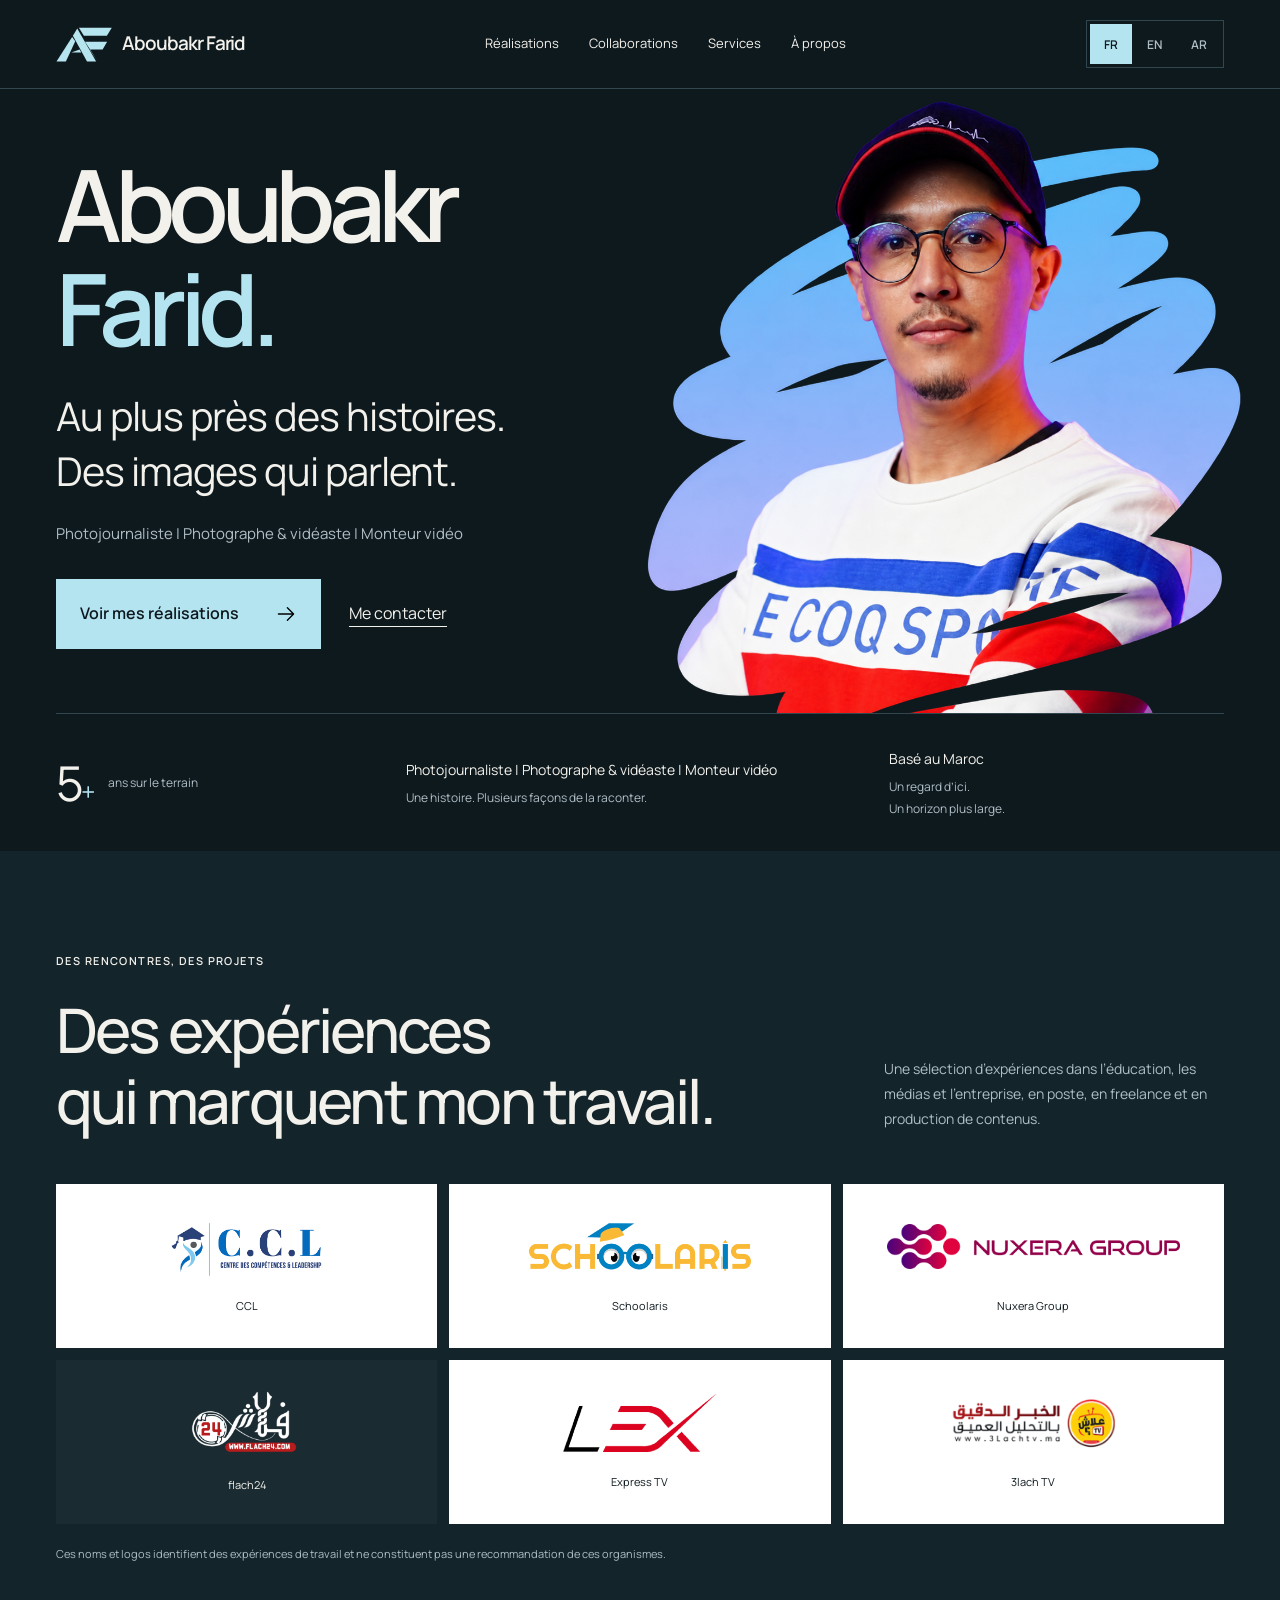
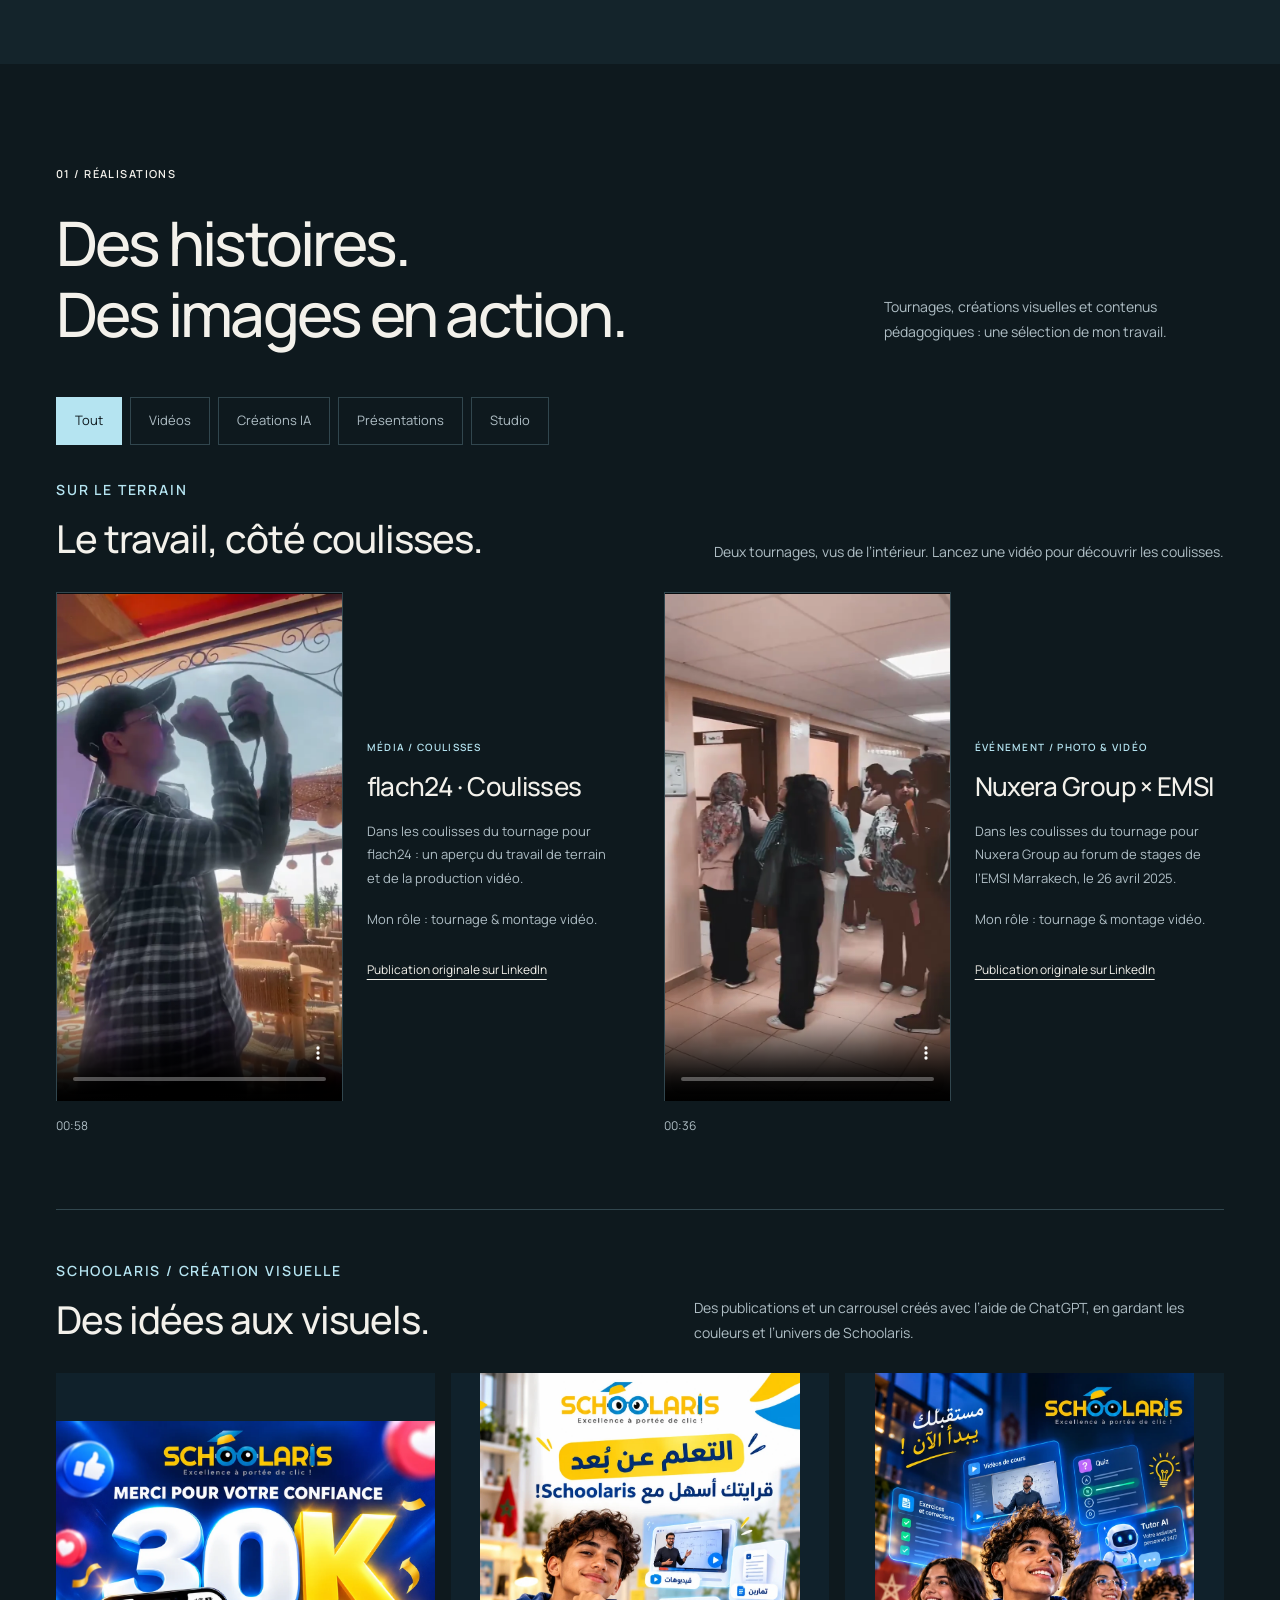
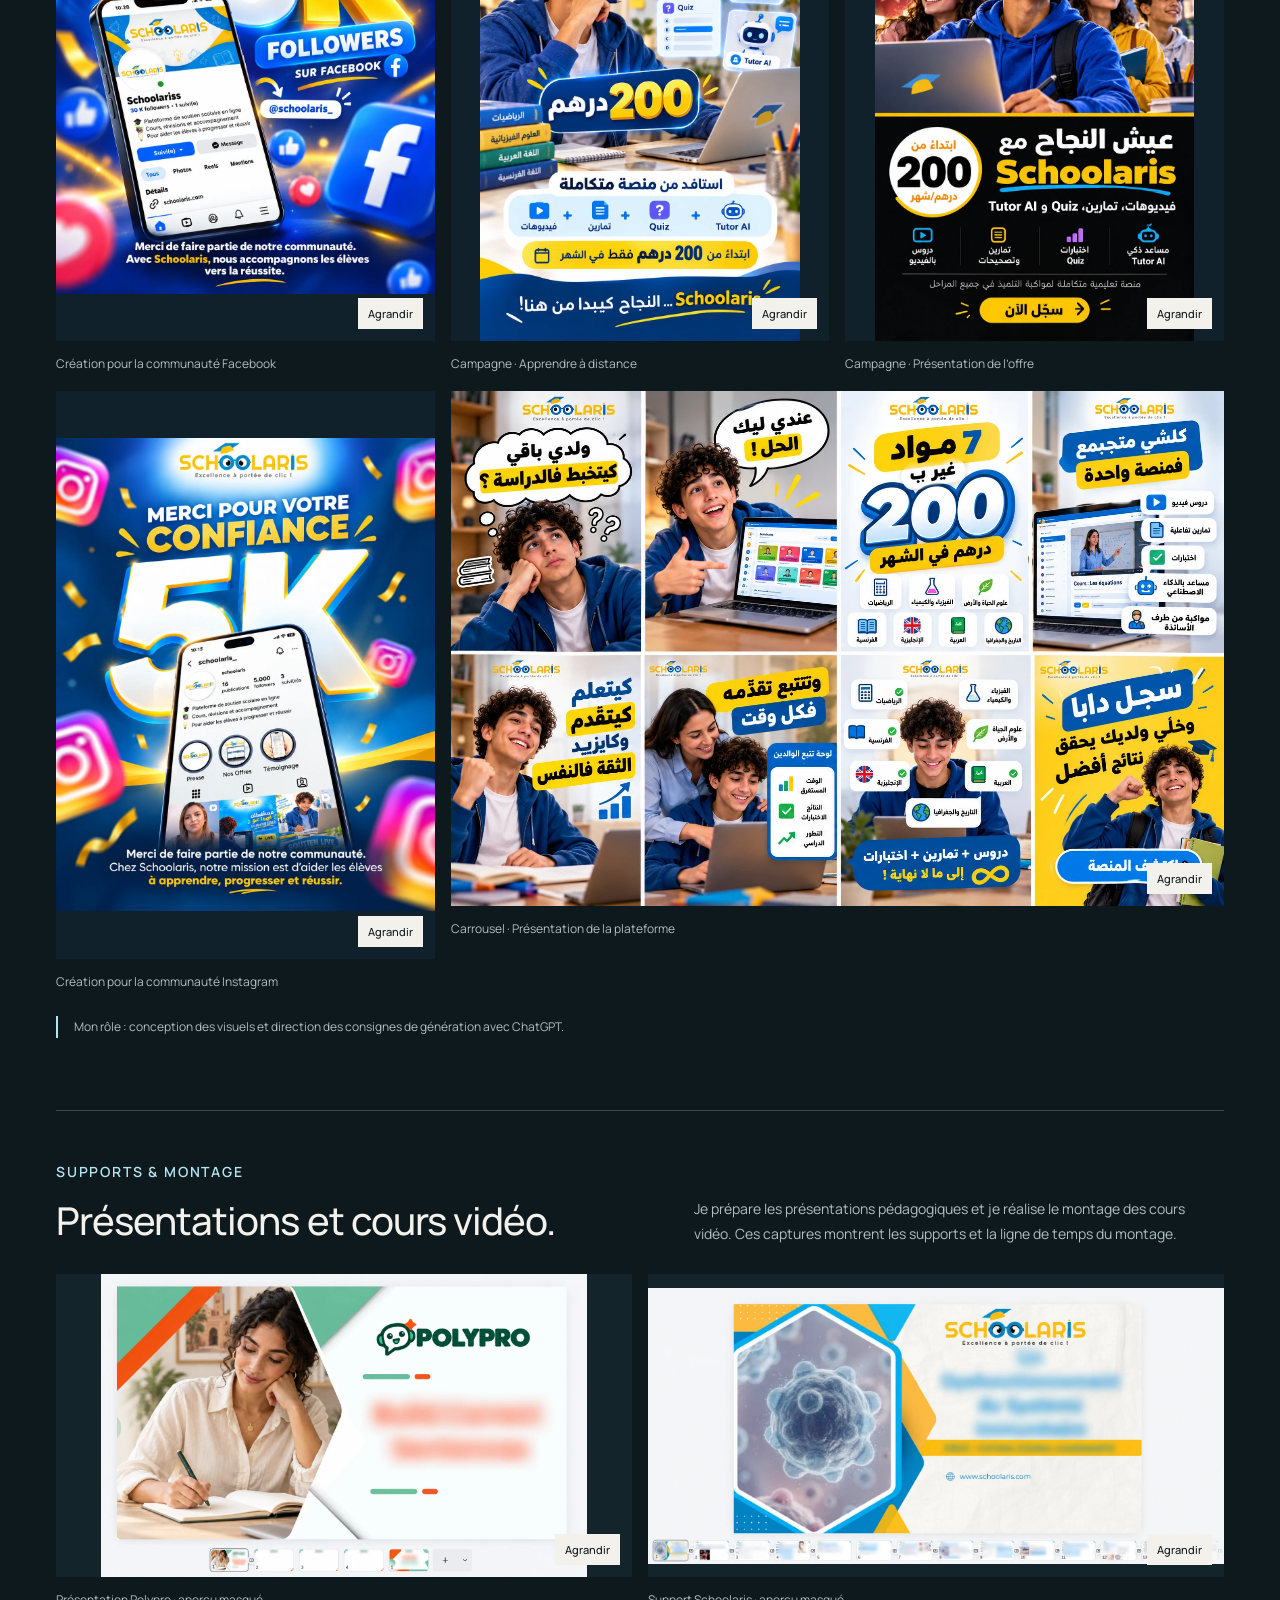
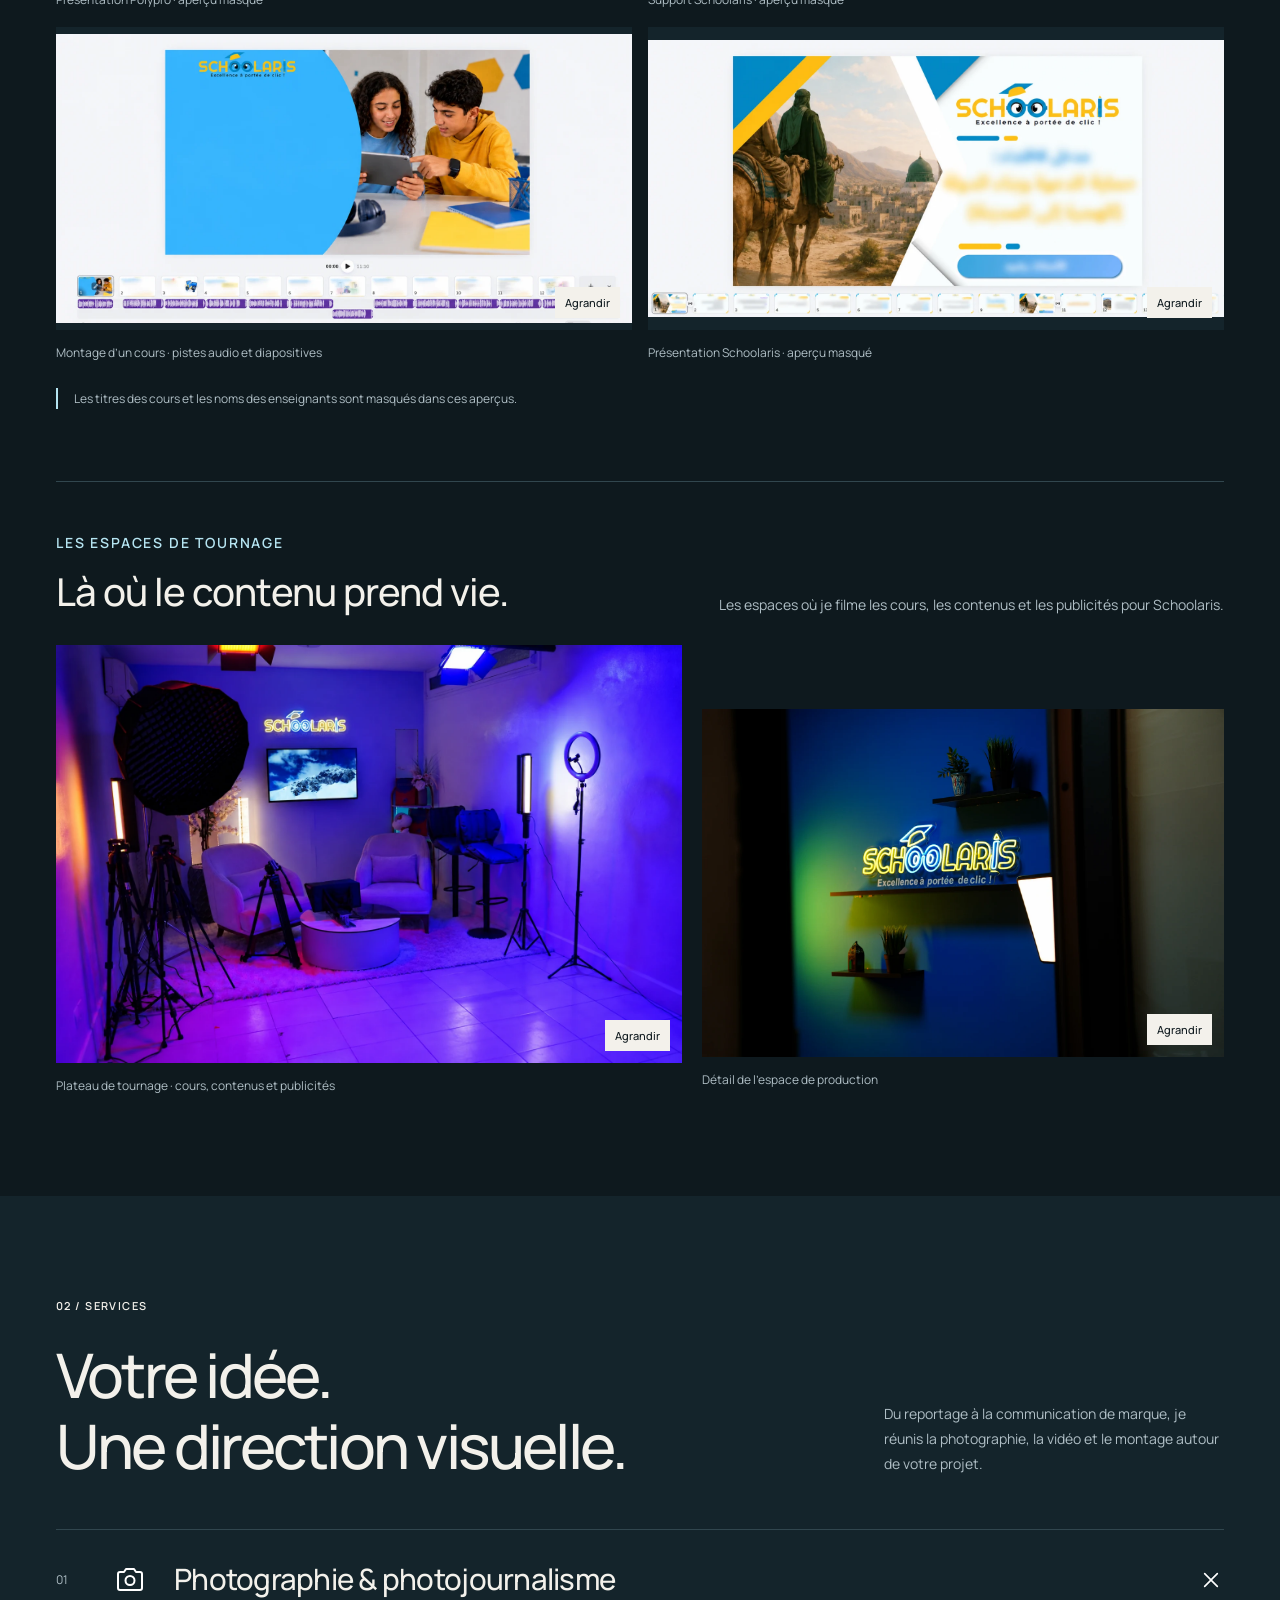
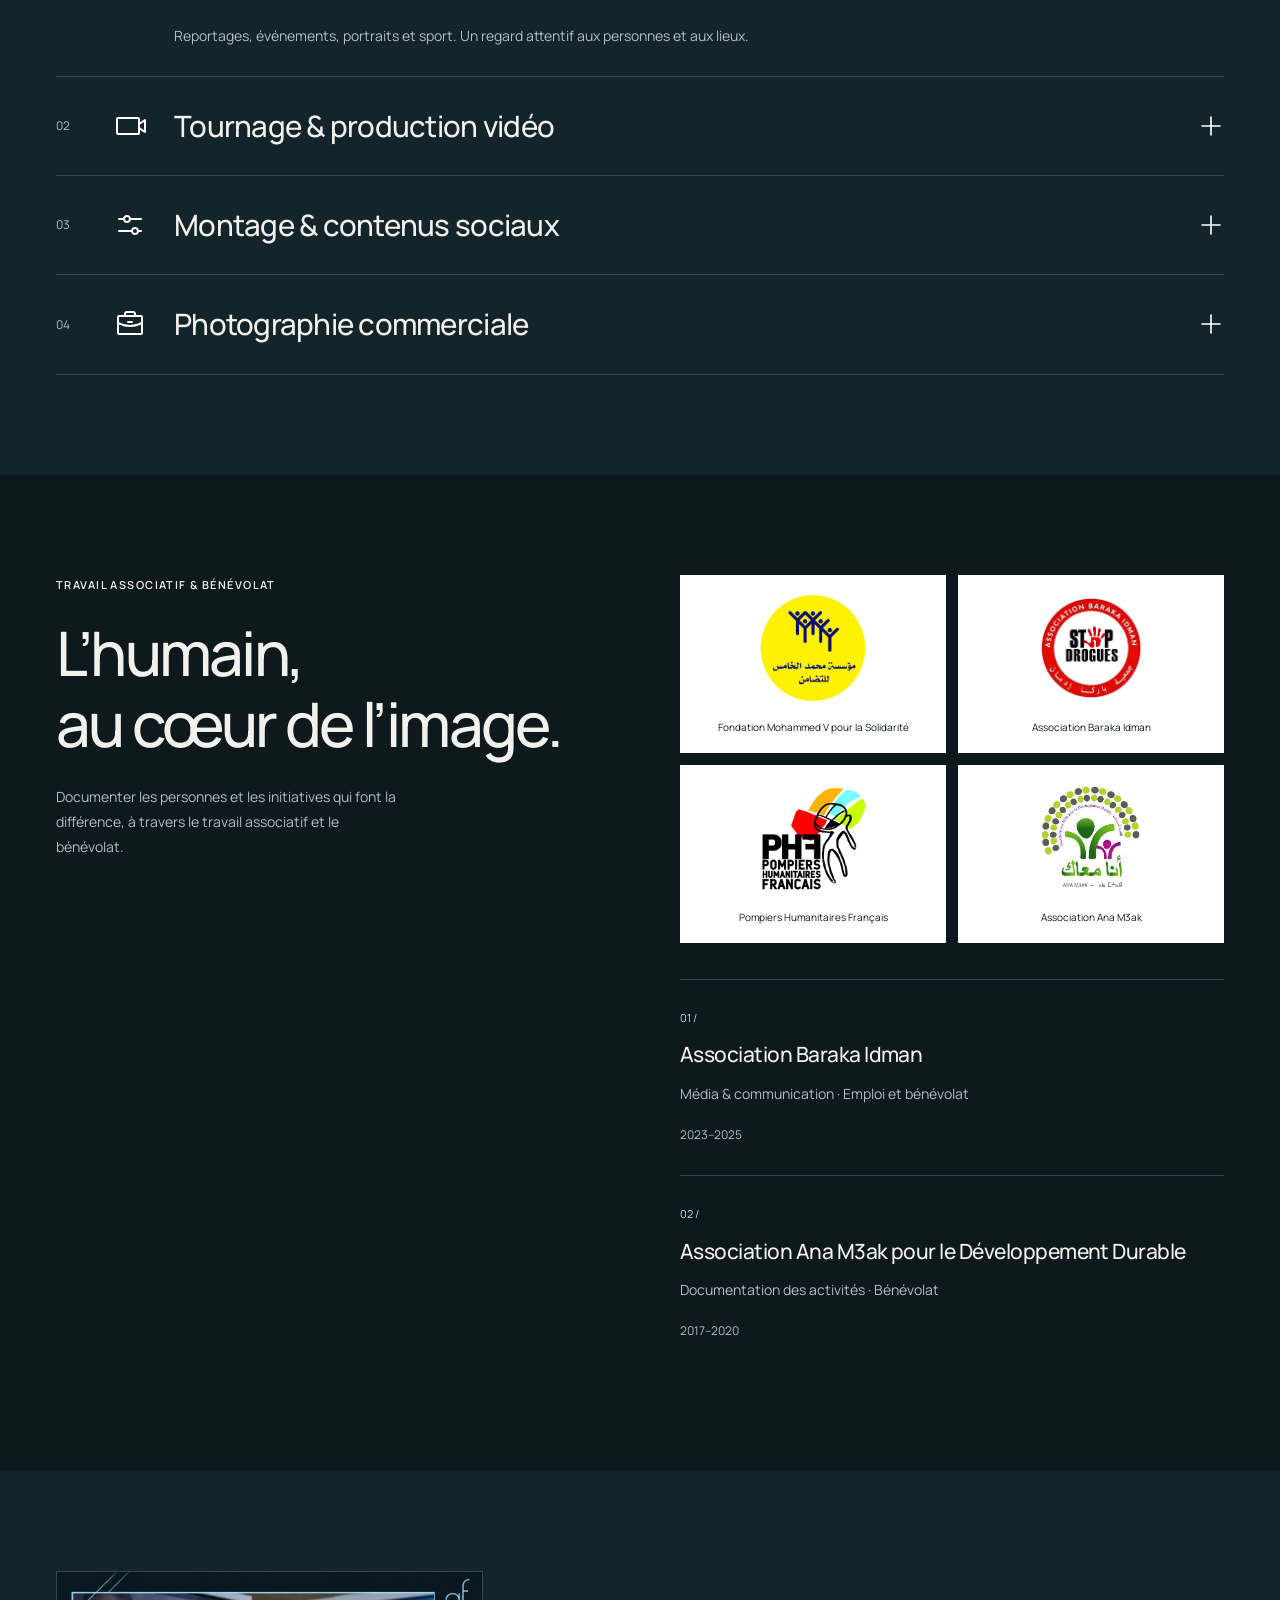
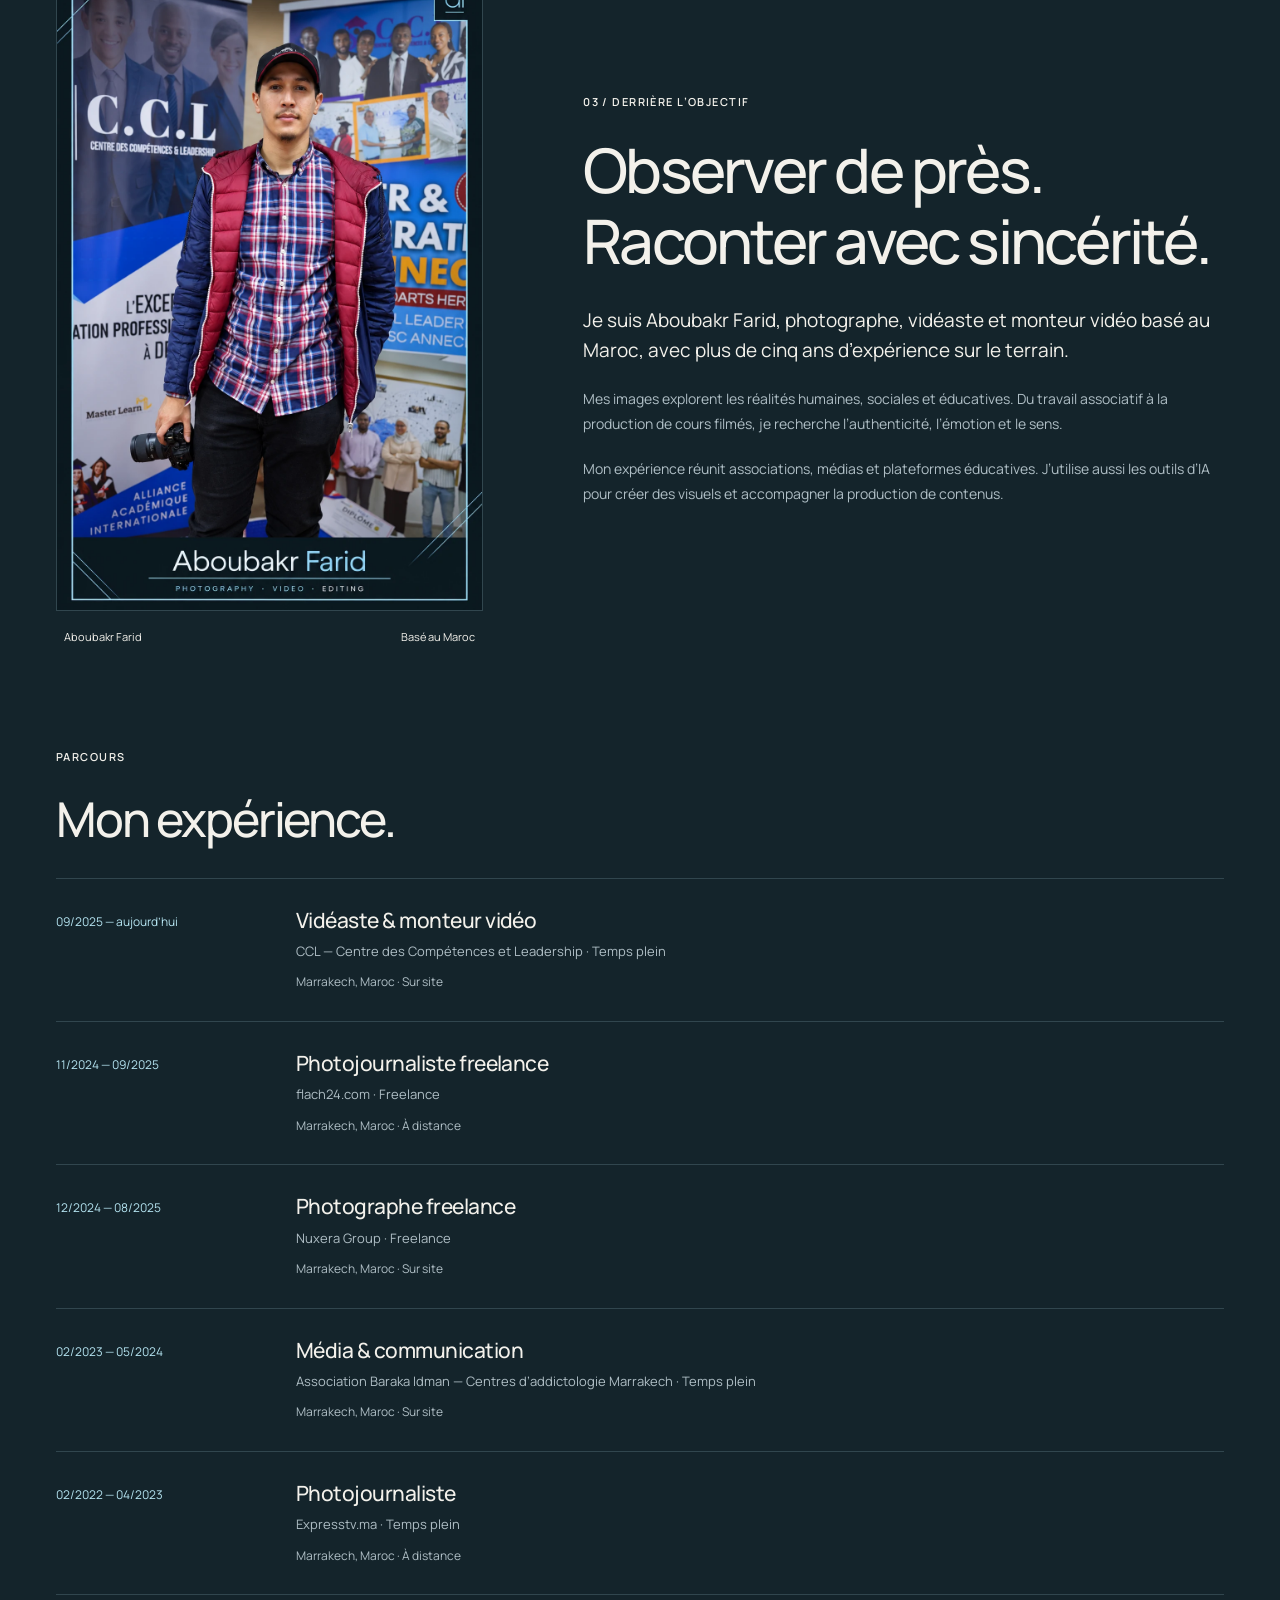
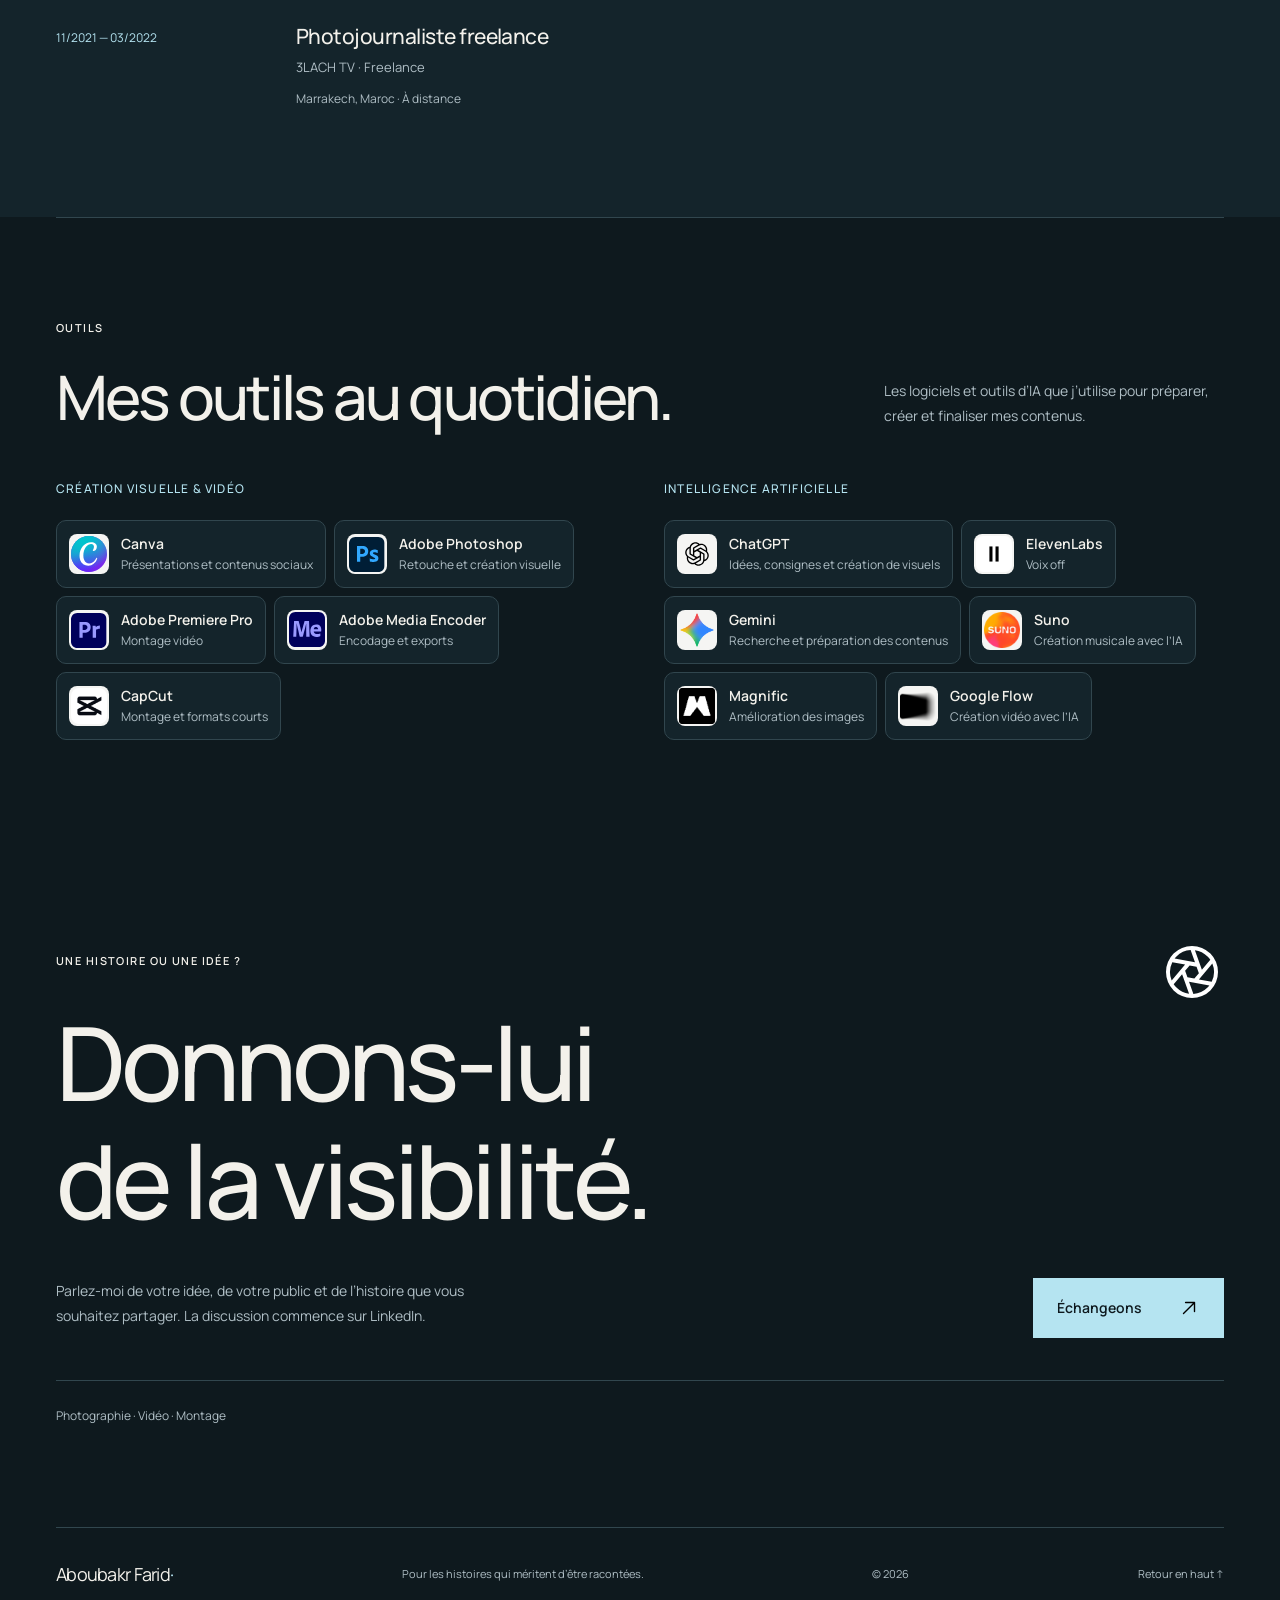
<file: index.html>
<!doctype html>
<html lang="fr" dir="ltr">
<head>
  <meta charset="utf-8">
  <meta name="viewport" content="width=device-width,initial-scale=1">
  <meta name="description" content="Photojournaliste, photographe, vidéaste et monteur vidéo au Maroc. Découvrez mes reportages, créations visuelles et tournages à Marrakech.">
  <meta name="robots" content="index,follow">
  <meta name="theme-color" content="#0e191e">
  <meta property="og:title" content="Aboubakr Farid — Photojournaliste & vidéaste au Maroc">
  <meta property="og:description" content="Photojournaliste, photographe, vidéaste et monteur vidéo au Maroc. Découvrez mes reportages, créations visuelles et tournages à Marrakech.">
  <meta property="og:type" content="website">
  <meta property="og:url" content="https://aboubakrfarid.github.io/">
  <meta property="og:site_name" content="Aboubakr Farid">
  <meta property="og:locale" content="fr_MA">
  <meta property="og:image" content="https://aboubakrfarid.github.io/assets/aboubakr-farid-hero.png">
  <meta property="og:image:width" content="1254">
  <meta property="og:image:height" content="1254">
  <meta property="og:image:type" content="image/png">
  <meta property="og:image:alt" content="Portrait d’Aboubakr Farid">
  <meta name="twitter:card" content="summary_large_image">
  <meta name="twitter:title" content="Aboubakr Farid — Photojournaliste & vidéaste au Maroc">
  <meta name="twitter:description" content="Photojournaliste, photographe, vidéaste et monteur vidéo au Maroc. Découvrez mes reportages, créations visuelles et tournages à Marrakech.">
  <meta name="twitter:image" content="https://aboubakrfarid.github.io/assets/aboubakr-farid-hero.png">
  <meta name="twitter:image:alt" content="Portrait d’Aboubakr Farid">
  <title>Aboubakr Farid — Photojournaliste & vidéaste au Maroc</title>
  <link rel="canonical" href="https://aboubakrfarid.github.io/">
  <link rel="icon" href="assets/brand/favicon-af-v1.svg" type="image/svg+xml">
  <link rel="preload" href="assets/fonts/manrope.woff2" as="font" type="font/woff2" crossorigin>
  <link rel="stylesheet" href="styles.css?v=11">
  <script src="content.js?v=9" defer></script>
  <script src="app.js?v=9" defer></script>
  <script src="media.js?v=8" defer></script>
  <link rel="stylesheet" href="media.css?v=11">
  <script type="application/ld+json">
{
  "@context": "https://schema.org",
  "@type": "ProfilePage",
  "@id": "https://aboubakrfarid.github.io/#profile",
  "url": "https://aboubakrfarid.github.io/",
  "name": "Aboubakr Farid — Portfolio",
  "inLanguage": [
    "fr",
    "en",
    "ar"
  ],
  "isPartOf": {
    "@type": "WebSite",
    "@id": "https://aboubakrfarid.github.io/#website",
    "url": "https://aboubakrfarid.github.io/",
    "name": "Aboubakr Farid — Portfolio",
    "inLanguage": [
      "fr",
      "en",
      "ar"
    ],
    "publisher": {
      "@id": "https://aboubakrfarid.github.io/#person"
    }
  },
  "mainEntity": {
    "@type": "Person",
    "@id": "https://aboubakrfarid.github.io/#person",
    "url": "https://aboubakrfarid.github.io/",
    "name": "Aboubakr Farid",
    "description": "Photojournaliste, photographe, vidéaste et monteur vidéo basé au Maroc.",
    "jobTitle": [
      "Photojournaliste",
      "Photographe",
      "Vidéaste",
      "Monteur vidéo"
    ],
    "image": "https://aboubakrfarid.github.io/assets/aboubakr-farid-hero.png",
    "sameAs": [
      "https://www.linkedin.com/in/faridaboubakr1"
    ]
  }
}
  </script>
</head>
<body>
<a class="skip" href="#main" data-i="skip">Aller au contenu</a>
<header class="site-header">
  <div class="wrap header-inner">
    <a class="brand" href="#main" aria-label="Aboubakr Farid" lang="en" dir="ltr"><img class="brand-symbol" src="assets/brand/af-monogram-v1.svg" width="96" height="60" alt=""><span class="brand-name">Aboubakr <span>Farid</span></span></a>
    <nav aria-label="Navigation principale"><a href="#work" data-i="navWork">Réalisations</a><a href="#collaborations" data-i="navCollabs">Collaborations</a><a href="#services" data-i="navServices">Services</a><a href="#about" data-i="navAbout">À propos</a></nav>
    <div class="header-actions"><div class="language-switch" role="group" aria-label="Langue / Language / اللغة"><button type="button" data-language="fr" lang="fr" aria-pressed="true" aria-label="Français">FR</button><button type="button" data-language="en" lang="en" aria-pressed="false" aria-label="English">EN</button><button type="button" data-language="ar" lang="ar" aria-pressed="false" aria-label="العربية">AR</button></div><a class="header-contact" href="#contact"><span data-i="navContact">Échangeons</span><img class="icon diagonal-icon" src="assets/icons/arrow-up-right.svg" width="20" height="20" alt=""></a></div>
  </div>
</header>
<main id="main" tabindex="-1">
  <section class="hero" aria-labelledby="hero-title"><div class="wrap hero-inner">
<div class="hero-copy"><h1 id="hero-title" lang="en" dir="ltr">Aboubakr<br><span>Farid.</span></h1><p class="hero-lead" data-i="heroLead">Au plus près des histoires.<br>Des images qui parlent.</p><p class="hero-practice" data-i="practiceLabel">Photojournaliste | Photographe & vidéaste | Monteur vidéo</p><div class="hero-actions"><a class="button button-primary" href="#work"><span data-i="explore">Voir mes réalisations</span><img class="icon direction-icon" src="assets/icons/arrow-right.svg" width="24" height="24" alt=""></a><a class="text-link" href="https://www.linkedin.com/in/faridaboubakr1" target="_blank" rel="noopener noreferrer" data-i="heroContact">Me contacter</a></div></div>
<div class="hero-portrait"><img src="assets/aboubakr-farid-hero.png" width="1254" height="1254" alt="Portrait d’Aboubakr Farid" data-alt="portraitAlt" fetchpriority="high" decoding="async"></div>
</div></section>
<div class="wrap fact-strip"><div><span class="fact-number" dir="ltr">5<span>+</span></span><span data-i="yearsShort">ans sur le terrain</span></div><div><span class="fact-label" data-i="practiceLabel">Photojournaliste | Photographe & vidéaste | Monteur vidéo</span><span data-i="practiceTitle">Une histoire. Plusieurs façons de la raconter.</span></div><div><span class="fact-label" data-i="baseLabel">Basé au Maroc</span><span data-i="baseTitle">Un regard d’ici.<br>Un horizon plus large.</span></div></div>
  <section class="paper collaborations" id="collaborations"><div class="wrap section">
    <div class="section-heading"><div><p class="eyebrow" data-i="logoKicker">DES RENCONTRES, DES PROJETS</p><h2 data-i="logoTitle">Des expériences<br>qui marquent mon travail.</h2></div><p class="section-description" data-i="logoDesc">Une sélection d’expériences dans l’éducation, les médias et l’entreprise, en poste, en freelance et en production de contenus.</p></div>
    <ul class="logo-grid" aria-label="Organismes de mon parcours professionnel">
      <li><a href="https://www.ccl.ma/" target="_blank" rel="noopener noreferrer"><img decoding="async" src="assets/logos/ccl.png" alt="CCL — Centre des Compétences et Leadership" loading="lazy" width="579" height="220"><span lang="en" dir="ltr">CCL</span></a></li>
      <li><a href="https://www.schoolaris.com/" target="_blank" rel="noopener noreferrer"><img decoding="async" src="assets/logos/schoolaris.png" alt="Schoolaris" loading="lazy" width="1652" height="432"><span lang="en" dir="ltr">Schoolaris</span></a></li>
      <li><a href="https://www.nuxeragroup.com/" target="_blank" rel="noopener noreferrer"><img decoding="async" src="assets/logos/nuxera.png" alt="Nuxera Group" loading="lazy" width="3221" height="496"><span lang="en" dir="ltr">Nuxera Group</span></a></li>
      <li class="logo-dark"><a href="https://www.flach24.com/" target="_blank" rel="noopener noreferrer"><img decoding="async" src="assets/logos/flach24.png" alt="flach24 — فلاش24" loading="lazy" width="697" height="404"><span lang="en" dir="ltr">flach24</span></a></li>
      <li><a href="https://expresstv.ma/" target="_blank" rel="noopener noreferrer"><img decoding="async" src="assets/logos/express-tv.webp" alt="Express TV — اكسبريس TV" loading="lazy" width="302" height="114"><span lang="en" dir="ltr">Express TV</span></a></li>
      <li><a href="https://3lachtv.ma/" target="_blank" rel="noopener noreferrer"><img decoding="async" src="assets/logos/3lach-tv.png" alt="3lach TV — علاش تيفي" loading="lazy" width="1762" height="538"><span lang="en" dir="ltr">3lach TV</span></a></li>
    </ul><p class="logo-note" data-i="logoNote">Ces noms et logos identifient des expériences de travail et ne constituent pas une recommandation de ces organismes.</p>
  </div></section>
<section class="wrap section" id="work">
    <div class="section-heading"><div><p class="eyebrow" data-i="workKicker">01 / RÉALISATIONS</p><h2 data-i="workTitle">Des histoires.<br>Des images en action.</h2></div><p class="section-description" data-i="workDesc">Tournages, créations visuelles et contenus pédagogiques : une sélection de mon travail.</p></div>
    <div class="work-filters" role="group" data-label="filterLabel" aria-label="Filtrer les réalisations" hidden><button type="button" data-work-filter="all" aria-pressed="true" data-i="filterAll">Tout</button><button type="button" data-work-filter="videos" aria-pressed="false" data-i="filterVideos">Vidéos</button><button type="button" data-work-filter="social" aria-pressed="false" data-i="filterSocial">Créations IA</button><button type="button" data-work-filter="lessons" aria-pressed="false" data-i="filterLessons">Présentations</button><button type="button" data-work-filter="studio" aria-pressed="false" data-i="filterStudio">Studio</button></div><p class="sr-only" id="work-status" aria-live="polite" aria-atomic="true"></p>
<div class="work-group" data-work-kind="videos"><div class="case-heading"><div><p class="eyebrow" data-i="filmKicker">SUR LE TERRAIN</p><h3 data-i="filmTitle">Le travail, côté coulisses.</h3></div><p data-i="filmDescription">Deux tournages, vus de l’intérieur. Lancez une vidéo pour découvrir les coulisses.</p></div><div class="video-cases"><article class="video-case"><div><video controls playsinline preload="none" poster="assets/media/flach24-bts-poster.webp" width="720" height="1280" data-label="podcastTitle" aria-label="flach24 · Coulisses"><source src="assets/media/flach24-bts.mp4" type="video/mp4"><p data-i="videoFallback">Si la vidéo ne se lance pas, ouvrez la publication originale.</p></video><span class="video-duration" dir="ltr">00:58</span></div><div><p class="eyebrow" data-i="podcastType">MÉDIA / COULISSES</p><h4 data-i="podcastTitle">flach24 · Coulisses</h4><p data-i="podcastDescription">Dans les coulisses du tournage pour flach24 : un aperçu du travail de terrain et de la production vidéo.</p><p data-i="videoRole">Mon rôle : tournage & montage vidéo.</p><a class="video-link" href="https://lnkd.in/p/e5HZb_Nk" target="_blank" rel="noopener noreferrer" data-i="originalPost">Publication originale sur LinkedIn</a><p class="video-error" data-i="videoError" role="status" hidden>La vidéo n’a pas pu être chargée. La publication originale reste disponible.</p></div></article><article class="video-case"><div><video controls playsinline preload="none" poster="assets/media/nuxera-bts-poster.webp" width="720" height="1280" data-label="eventTitle" aria-label="Nuxera Group × EMSI"><source src="assets/media/nuxera-bts.mp4" type="video/mp4"><p data-i="videoFallback">Si la vidéo ne se lance pas, ouvrez la publication originale.</p></video><span class="video-duration" dir="ltr">00:36</span></div><div><p class="eyebrow" data-i="eventType">ÉVÉNEMENT / PHOTO & VIDÉO</p><h4 data-i="eventTitle">Nuxera Group × EMSI</h4><p data-i="eventDescription">Dans les coulisses du tournage pour Nuxera Group au forum de stages de l’EMSI Marrakech, le 26 avril 2025.</p><p data-i="videoRole">Mon rôle : tournage & montage vidéo.</p><a class="video-link" href="https://lnkd.in/p/eQeNYYc7" target="_blank" rel="noopener noreferrer" data-i="originalPost">Publication originale sur LinkedIn</a><p class="video-error" data-i="videoError" role="status" hidden>La vidéo n’a pas pu être chargée. La publication originale reste disponible.</p></div></article></div></div>
<div class="work-group media-section" data-work-kind="social"><div class="case-heading"><div><p class="eyebrow" data-i="socialKicker">SCHOOLARIS / CRÉATION VISUELLE</p><h3 data-i="socialTitle">Des idées aux visuels.</h3></div><p data-i="socialDescription">Des publications et un carrousel créés avec l’aide de ChatGPT, en gardant les couleurs et l’univers de Schoolaris.</p></div><div class="gallery-grid social-gallery">
<figure class="gallery-item"><a class="gallery-open" href="assets/media/social-facebook.webp" data-gallery="social" data-full="assets/media/social-facebook.webp" data-caption="social1"><img src="assets/media/social-facebook.webp" width="1122" height="1402" alt="Création pour la communauté Facebook" data-alt="social1" loading="lazy" decoding="async"><span class="image-action" data-i="enlarge">Agrandir</span></a><figcaption data-i="social1">Création pour la communauté Facebook</figcaption></figure>
<figure class="gallery-item"><a class="gallery-open" href="assets/media/social-learning.webp" data-gallery="social" data-full="assets/media/social-learning.webp" data-caption="social2"><img src="assets/media/social-learning.webp" width="941" height="1672" alt="Campagne · Apprendre à distance" data-alt="social2" loading="lazy" decoding="async"><span class="image-action" data-i="enlarge">Agrandir</span></a><figcaption data-i="social2">Campagne · Apprendre à distance</figcaption></figure>
<figure class="gallery-item"><a class="gallery-open" href="assets/media/social-success.webp" data-gallery="social" data-full="assets/media/social-success.webp" data-caption="social3"><img src="assets/media/social-success.webp" width="941" height="1672" alt="Campagne · Présentation de l’offre" data-alt="social3" loading="lazy" decoding="async"><span class="image-action" data-i="enlarge">Agrandir</span></a><figcaption data-i="social3">Campagne · Présentation de l’offre</figcaption></figure>
<figure class="gallery-item"><a class="gallery-open" href="assets/media/social-instagram.webp" data-gallery="social" data-full="assets/media/social-instagram.webp" data-caption="social4"><img src="assets/media/social-instagram.webp" width="1122" height="1402" alt="Création pour la communauté Instagram" data-alt="social4" loading="lazy" decoding="async"><span class="image-action" data-i="enlarge">Agrandir</span></a><figcaption data-i="social4">Création pour la communauté Instagram</figcaption></figure>
<figure class="gallery-item"><a class="gallery-open" href="assets/media/social-carousel.webp" data-gallery="social" data-full="assets/media/social-carousel.webp" data-caption="social5"><img src="assets/media/social-carousel.webp" width="1536" height="1024" alt="Carrousel · Présentation de la plateforme" data-alt="social5" loading="lazy" decoding="async"><span class="image-action" data-i="enlarge">Agrandir</span></a><figcaption data-i="social5">Carrousel · Présentation de la plateforme</figcaption></figure>
</div><p class="context-note" data-i="socialNote">Mon rôle : conception des visuels et direction des consignes de génération avec ChatGPT.</p></div>
<div class="work-group media-section" data-work-kind="lessons"><div class="case-heading"><div><p class="eyebrow" data-i="lessonKicker">SUPPORTS & MONTAGE</p><h3 data-i="lessonTitle">Présentations et cours vidéo.</h3></div><p data-i="lessonDescription">Je prépare les présentations pédagogiques et je réalise le montage des cours vidéo. Ces captures montrent les supports et la ligne de temps du montage.</p></div><div class="gallery-grid presentation-gallery">
<figure class="gallery-item"><a class="gallery-open" href="assets/media/presentation-01.webp" data-gallery="lessons" data-full="assets/media/presentation-01.webp" data-caption="lesson1"><img src="assets/media/presentation-01.webp" width="1590" height="990" alt="Présentation Polypro · aperçu masqué" data-alt="lesson1" loading="lazy" decoding="async"><span class="image-action" data-i="enlarge">Agrandir</span></a><figcaption data-i="lesson1">Présentation Polypro · aperçu masqué</figcaption></figure>
<figure class="gallery-item"><a class="gallery-open" href="assets/media/presentation-02.webp" data-gallery="lessons" data-full="assets/media/presentation-02.webp" data-caption="lesson2"><img src="assets/media/presentation-02.webp" width="1600" height="766" alt="Support Schoolaris · aperçu masqué" data-alt="lesson2" loading="lazy" decoding="async"><span class="image-action" data-i="enlarge">Agrandir</span></a><figcaption data-i="lesson2">Support Schoolaris · aperçu masqué</figcaption></figure>
<figure class="gallery-item"><a class="gallery-open" href="assets/media/presentation-03.webp" data-gallery="lessons" data-full="assets/media/presentation-03.webp" data-caption="lesson3"><img src="assets/media/presentation-03.webp" width="1600" height="804" alt="Montage d’un cours · pistes audio et diapositives" data-alt="lesson3" loading="lazy" decoding="async"><span class="image-action" data-i="enlarge">Agrandir</span></a><figcaption data-i="lesson3">Montage d’un cours · pistes audio et diapositives</figcaption></figure>
<figure class="gallery-item"><a class="gallery-open" href="assets/media/presentation-04.webp" data-gallery="lessons" data-full="assets/media/presentation-04.webp" data-caption="lesson4"><img src="assets/media/presentation-04.webp" width="1600" height="770" alt="Présentation Schoolaris · aperçu masqué" data-alt="lesson4" loading="lazy" decoding="async"><span class="image-action" data-i="enlarge">Agrandir</span></a><figcaption data-i="lesson4">Présentation Schoolaris · aperçu masqué</figcaption></figure>
</div><p class="context-note" data-i="lessonNote">Les titres des cours et les noms des enseignants sont masqués dans ces aperçus.</p></div>
<div class="work-group media-section" data-work-kind="studio"><div class="case-heading"><div><p class="eyebrow" data-i="studioKicker">LES ESPACES DE TOURNAGE</p><h3 data-i="studioTitle">Là où le contenu prend vie.</h3></div><p data-i="studioDescription">Les espaces où je filme les cours, les contenus et les publicités pour Schoolaris.</p></div><div class="studio-gallery">
<figure class="gallery-item"><a class="gallery-open" href="assets/media/studio-wide.webp" data-gallery="studio" data-full="assets/media/studio-wide.webp" data-caption="studio1"><img src="assets/media/studio-wide.webp" width="1536" height="1024" alt="Plateau de tournage · cours, contenus et publicités" data-alt="studio1" loading="lazy" decoding="async"><span class="image-action" data-i="enlarge">Agrandir</span></a><figcaption data-i="studio1">Plateau de tournage · cours, contenus et publicités</figcaption></figure>
<figure class="gallery-item"><a class="gallery-open" href="assets/media/studio-detail.webp" data-gallery="studio" data-full="assets/media/studio-detail.webp" data-caption="studio2"><img src="assets/media/studio-detail.webp" width="1600" height="1066" alt="Détail de l’espace de production" data-alt="studio2" loading="lazy" decoding="async"><span class="image-action" data-i="enlarge">Agrandir</span></a><figcaption data-i="studio2">Détail de l’espace de production</figcaption></figure>
</div></div>
</section>
  <section class="paper" id="services"><div class="wrap section"><div class="section-heading"><div><p class="eyebrow" data-i="servicesKicker">02 / SERVICES</p><h2 data-i="servicesTitle">Votre idée.<br>Une direction visuelle.</h2></div><p class="section-description" data-i="servicesDesc">Du reportage à la communication de marque, je réunis la photographie, la vidéo et le montage autour de votre projet.</p></div>
    <div class="services-list">
      <details open><summary><span class="service-number" aria-hidden="true">01</span><img class="service-icon" src="assets/icons/camera.svg" width="32" height="32" alt=""><h3 data-i="s1">Photographie & photojournalisme</h3><img class="expand-icon" src="assets/icons/plus.svg" width="24" height="24" alt=""></summary><p data-i="s1d">Reportages, événements, portraits et sport. Un regard attentif aux personnes et aux lieux.</p></details>
      <details><summary><span class="service-number" aria-hidden="true">02</span><img class="service-icon" src="assets/icons/video-camera.svg" width="32" height="32" alt=""><h3 data-i="s2">Tournage & production vidéo</h3><img class="expand-icon" src="assets/icons/plus.svg" width="24" height="24" alt=""></summary><p data-i="s2d">Cours filmés, vidéos institutionnelles et contenus publicitaires. Des images au service d’une histoire claire.</p></details>
      <details><summary><span class="service-number" aria-hidden="true">03</span><img class="service-icon" src="assets/icons/sliders-horizontal.svg" width="32" height="32" alt=""><h3 data-i="s3">Montage & contenus sociaux</h3><img class="expand-icon" src="assets/icons/plus.svg" width="24" height="24" alt=""></summary><p data-i="s3d">Montage, postproduction et formats courts pour les réseaux sociaux, avec Premiere Pro, Media Encoder et CapCut.</p></details>
      <details><summary><span class="service-number" aria-hidden="true">04</span><img class="service-icon" src="assets/icons/briefcase.svg" width="32" height="32" alt=""><h3 data-i="s4">Photographie commerciale</h3><img class="expand-icon" src="assets/icons/plus.svg" width="24" height="24" alt=""></summary><p data-i="s4d">Photographies pour les entreprises, les restaurants et l’immobilier, adaptées à leurs besoins de communication.</p></details>
    </div>
  </div></section>
  <section class="wrap section community" id="community"><div><p class="eyebrow" data-i="communityKicker">TRAVAIL ASSOCIATIF & BÉNÉVOLAT</p><h2 data-i="communityTitle">L’humain,<br>au cœur de l’image.</h2><p data-i="communityBody">Documenter les personnes et les initiatives qui font la différence, à travers le travail associatif et le bénévolat.</p></div><div class="community-side"><ul class="community-logo-grid" aria-label="Organismes associatifs et humanitaires">
<li><img decoding="async" src="assets/logos/mohammed-v-foundation.jpg" width="556" height="551" loading="lazy" alt="Fondation Mohammed V pour la Solidarité — مؤسسة محمد الخامس للتضامن"><span data-i="foundationName">Fondation Mohammed V pour la Solidarité</span></li>
<li><img decoding="async" src="assets/logos/baraka-idman.jpg" width="447" height="447" loading="lazy" alt="Association Baraka Idman — جمعية بركة إدمان"><span data-i="charityBaraka">Association Baraka Idman</span></li>
<li><img decoding="async" src="assets/logos/phf.png" width="320" height="320" loading="lazy" alt="PHF — Pompiers Humanitaires Français"><span lang="fr" dir="ltr">Pompiers Humanitaires Français</span></li>
<li><img decoding="async" src="assets/logos/ana-m3ak.jpg" width="415" height="415" loading="lazy" alt="Association Ana M3ak pour le Développement Durable — جمعية أنا معاك للتنمية المستدامة"><span data-i="charityAna">Association Ana M3ak</span></li>
</ul><div class="community-records"><article><span class="community-number" aria-hidden="true">01 /</span><h3 data-i="charityBaraka">Association Baraka Idman</h3><p data-i="barakaRole">Média & communication · Emploi et bénévolat</p><span class="date" dir="ltr">2023–2025</span></article><article><span class="community-number" aria-hidden="true">02 /</span><h3 data-i="charityAnaLong">Association Ana M3ak pour le Développement Durable</h3><p data-i="anaRole">Documentation des activités · Bénévolat</p><span class="date" dir="ltr">2017–2020</span></article></div></div></section>
  <section class="paper" id="about"><div class="wrap section about-grid"><div class="about-visual"><img decoding="async" src="assets/media/workplace-portrait.webp" width="1024" height="1536" alt="Portrait d’Aboubakr Farid" data-alt="portraitAlt" loading="lazy"><div class="portrait-caption"><span lang="en" dir="ltr">Aboubakr Farid</span><span data-i="baseLabel">Basé au Maroc</span></div></div><div class="about-copy"><p class="eyebrow" data-i="aboutKicker">03 / DERRIÈRE L’OBJECTIF</p><h2 data-i="aboutTitle">Observer de près.<br>Raconter avec sincérité.</h2><p class="about-lead" data-i="aboutLead">Je suis Aboubakr Farid, photographe, vidéaste et monteur vidéo basé au Maroc, avec plus de cinq ans d’expérience sur le terrain.</p><p data-i="aboutBody">Mes images explorent les réalités humaines, sociales et éducatives. Du travail associatif à la production de cours filmés, je recherche l’authenticité, l’émotion et le sens.</p><p data-i="aboutBody2">Mon expérience réunit associations, médias et plateformes éducatives. J’utilise aussi les outils d’IA pour créer des visuels et accompagner la production de contenus.</p></div></div>
<div class="wrap timeline-section" id="experience"><div class="experience-heading"><p class="eyebrow" data-i="experienceKicker">PARCOURS</p><h2 data-i="experienceTitle">Mon expérience.</h2></div><div class="experience-list"><article class="experience-row"><div class="experience-period"><bdi dir="ltr">09/2025</bdi> — <bdi dir="ltr"><span data-i="present">aujourd’hui</span></bdi></div><div><h3 data-i="roleCCL">Vidéaste & monteur vidéo</h3><p class="experience-company"><bdi>CCL — Centre des Compétences et Leadership</bdi> · <span data-i="fullTime">Temps plein</span></p><p class="experience-place" data-i="placeOnsite">Marrakech, Maroc · Sur site</p></div></article><article class="experience-row"><div class="experience-period"><bdi dir="ltr">11/2024</bdi> — <bdi dir="ltr">09/2025</bdi></div><div><h3 data-i="roleFlach">Photojournaliste freelance</h3><p class="experience-company"><bdi>flach24.com</bdi> · <span data-i="freelance">Freelance</span></p><p class="experience-place" data-i="placeRemote">Marrakech, Maroc · À distance</p></div></article><article class="experience-row"><div class="experience-period"><bdi dir="ltr">12/2024</bdi> — <bdi dir="ltr">08/2025</bdi></div><div><h3 data-i="roleNuxera">Photographe freelance</h3><p class="experience-company"><bdi>Nuxera Group</bdi> · <span data-i="freelance">Freelance</span></p><p class="experience-place" data-i="placeOnsite">Marrakech, Maroc · Sur site</p></div></article><article class="experience-row"><div class="experience-period"><bdi dir="ltr">02/2023</bdi> — <bdi dir="ltr">05/2024</bdi></div><div><h3 data-i="roleBaraka">Média & communication</h3><p class="experience-company"><bdi>Association Baraka Idman — Centres d’addictologie Marrakech</bdi> · <span data-i="fullTime">Temps plein</span></p><p class="experience-place" data-i="placeOnsite">Marrakech, Maroc · Sur site</p></div></article><article class="experience-row"><div class="experience-period"><bdi dir="ltr">02/2022</bdi> — <bdi dir="ltr">04/2023</bdi></div><div><h3 data-i="roleExpress">Photojournaliste</h3><p class="experience-company"><bdi>Expresstv.ma</bdi> · <span data-i="fullTime">Temps plein</span></p><p class="experience-place" data-i="placeRemote">Marrakech, Maroc · À distance</p></div></article><article class="experience-row"><div class="experience-period"><bdi dir="ltr">11/2021</bdi> — <bdi dir="ltr">03/2022</bdi></div><div><h3 data-i="role3lach">Photojournaliste freelance</h3><p class="experience-company"><bdi>3LACH TV</bdi> · <span data-i="freelance">Freelance</span></p><p class="experience-place" data-i="placeRemote">Marrakech, Maroc · À distance</p></div></article></div></div></section>
<section class="wrap section tools-section" id="tools"><div class="section-heading"><div><p class="eyebrow" data-i="toolsKicker">OUTILS</p><h2 data-i="toolsTitle">Mes outils au quotidien.</h2></div><p class="section-description" data-i="toolsDescription">Les logiciels et outils d’IA que j’utilise pour préparer, créer et finaliser mes contenus.</p></div><div class="tool-columns"><div class="tool-group"><h3 data-i="toolsVisual">Création visuelle & vidéo</h3><ul class="tool-list"><li><span class="tool-logo" aria-hidden="true"><img src="assets/tools/canva.svg" width="36" height="36" alt="" loading="lazy" decoding="async"></span><div class="tool-copy"><bdi class="tool-name" dir="ltr">Canva</bdi><p data-i="tCanva">Présentations et contenus sociaux</p></div></li><li><span class="tool-logo" aria-hidden="true"><img src="assets/tools/photoshop.svg" width="36" height="36" alt="" loading="lazy" decoding="async"></span><div class="tool-copy"><bdi class="tool-name" dir="ltr">Adobe Photoshop</bdi><p data-i="tPhotoshop">Retouche et création visuelle</p></div></li><li><span class="tool-logo" aria-hidden="true"><img src="assets/tools/premiere.svg" width="36" height="36" alt="" loading="lazy" decoding="async"></span><div class="tool-copy"><bdi class="tool-name" dir="ltr">Adobe Premiere Pro</bdi><p data-i="tPremiere">Montage vidéo</p></div></li><li><span class="tool-logo" aria-hidden="true"><img src="assets/tools/media-encoder.svg" width="36" height="36" alt="" loading="lazy" decoding="async"></span><div class="tool-copy"><bdi class="tool-name" dir="ltr">Adobe Media Encoder</bdi><p data-i="tEncoder">Encodage et exports</p></div></li><li><span class="tool-logo" aria-hidden="true"><img src="assets/tools/capcut.ico" width="36" height="36" alt="" loading="lazy" decoding="async"></span><div class="tool-copy"><bdi class="tool-name" dir="ltr">CapCut</bdi><p data-i="tCapcut">Montage et formats courts</p></div></li></ul></div><div class="tool-group"><h3 data-i="toolsAI">Intelligence artificielle</h3><ul class="tool-list"><li><span class="tool-logo" aria-hidden="true"><img src="assets/tools/chatgpt.svg" width="36" height="36" alt="" loading="lazy" decoding="async"></span><div class="tool-copy"><bdi class="tool-name" dir="ltr">ChatGPT</bdi><p data-i="tChatgpt">Idées, consignes et création de visuels</p></div></li><li><span class="tool-logo" aria-hidden="true"><img src="assets/tools/elevenlabs.svg" width="36" height="36" alt="" loading="lazy" decoding="async"></span><div class="tool-copy"><bdi class="tool-name" dir="ltr">ElevenLabs</bdi><p data-i="tEleven">Voix off</p></div></li><li><span class="tool-logo" aria-hidden="true"><img src="assets/tools/gemini.png" width="36" height="36" alt="" loading="lazy" decoding="async"></span><div class="tool-copy"><bdi class="tool-name" dir="ltr">Gemini</bdi><p data-i="tGemini">Recherche et préparation des contenus</p></div></li><li><span class="tool-logo" aria-hidden="true"><img src="assets/tools/suno.png" width="36" height="36" alt="" loading="lazy" decoding="async"></span><div class="tool-copy"><bdi class="tool-name" dir="ltr">Suno</bdi><p data-i="tSuno">Création musicale avec l’IA</p></div></li><li><span class="tool-logo" aria-hidden="true"><img src="assets/tools/magnific.ico" width="36" height="36" alt="" loading="lazy" decoding="async"></span><div class="tool-copy"><bdi class="tool-name" dir="ltr">Magnific</bdi><p data-i="tMagnific">Amélioration des images</p></div></li><li><span class="tool-logo" aria-hidden="true"><img src="assets/tools/flow.png" width="36" height="36" alt="" loading="lazy" decoding="async"></span><div class="tool-copy"><bdi class="tool-name" dir="ltr">Google Flow</bdi><p data-i="tFlow">Création vidéo avec l’IA</p></div></li></ul></div></div></section>
  <section class="wrap section contact" id="contact"><div class="contact-head"><p class="eyebrow" data-i="contactKicker">UNE HISTOIRE OU UNE IDÉE ?</p><img class="contact-symbol" src="assets/icons/aperture.svg" width="64" height="64" alt=""></div><h2 data-i="contactTitle">Donnons-lui<br>de la visibilité.</h2><div class="contact-bottom"><p data-i="contactBody">Parlez-moi de votre idée, de votre public et de l’histoire que vous souhaitez partager. La discussion commence sur LinkedIn.</p><a class="button button-primary contact-button" href="https://www.linkedin.com/in/faridaboubakr1" target="_blank" rel="noopener noreferrer"><span data-i="contactAction">Échangeons</span><img class="icon diagonal-icon" src="assets/icons/arrow-up-right.svg" width="20" height="20" alt=""></a></div><p class="contact-note" data-i="contactNote">Photographie · Vidéo · Montage</p></section>
</main>
<footer class="wrap"><a class="footer-brand" href="#main" lang="en" dir="ltr">Aboubakr Farid<span>·</span></a><span data-i="footerLine">Pour les histoires qui méritent d’être racontées.</span><span lang="en" dir="ltr">© <span id="year">2026</span></span><a href="#main" data-i="top">Retour en haut ↑</a></footer>
<dialog id="image-viewer" data-label="viewerLabel" aria-label="Aperçu des réalisations" aria-describedby="viewer-caption"><div class="viewer-header"><span id="viewer-count" aria-live="polite"></span><button class="viewer-button" id="viewer-close" type="button" data-i="closeViewer">Fermer</button></div><div class="viewer-media"><img alt=""></div><div class="viewer-footer"><p id="viewer-caption" aria-live="polite" aria-atomic="true"></p><div class="viewer-controls"><button class="viewer-button" id="viewer-previous" type="button" data-i="previousImage">Image précédente</button><button class="viewer-button" id="viewer-next" type="button" data-i="nextImage">Image suivante</button></div></div></dialog>
</body>
</html>
</file>
<file: styles.css>
@font-face {
  font-family:Manrope; src:url('assets/fonts/manrope.woff2') format('woff2'),url('assets/fonts/manrope.ttf') format('truetype'); font-weight:200 800;
  font-display:swap
}
@font-face {
  font-family:'Noto Arabic'; src:url('assets/fonts/noto-sans-arabic.woff2') format('woff2'),url('assets/fonts/noto-sans-arabic.ttf') format('truetype'); font-weight:100 900;
  font-display:swap
}
:root {
  --ink:#0e191e; --surface:#14242b; --paper:#f3f1eb; --white:#fff; --accent:#b5e4f1; --text:#f3f1eb; --muted:#afbec5;
  --line:#31464e; --paper-line:#31464e;
  --max:1280px
}
* {
  box-sizing:border-box
}
html {
  scroll-padding-top:105px
}
body {
  margin:0; background:var(--ink); color:var(--text); font-family:Manrope,Arial,sans-serif; font-size:15px;
  line-height:1.8
}
a {
  color:inherit;
  text-decoration:none
}
button {
  font:inherit;
  cursor:pointer
}
button,a,summary {
  touch-action:manipulation;
  -webkit-tap-highlight-color:transparent
}
a:focus-visible,button:focus-visible,summary:focus-visible {
  outline:3px solid var(--accent);
  outline-offset:6px
}
img {
  max-width:100%;
  display:block
}
p {
  margin:0 0 20px
}
h1,h2,h3 {
  margin:0;
  font-weight:500
}
h2 {
  font-size:clamp(36px,4.8vw,64px); line-height:1.15;
  letter-spacing:-.045em
}
h3 {
  font-size:26px; line-height:1.3;
  letter-spacing:-.025em
}
.wrap {
  width:min(var(--max),calc(100% - 112px));
  margin-inline:auto
}
.section {
  padding-block:100px
}
.paper {
  background:var(--surface)
}
.icon {
  width:22px; height:22px; flex:none;
  filter:invert(1)
}
.button-primary .icon {
  filter:none
}
.direction-icon {
  transition:transform .2s
}
.skip {
  position:fixed; top:-100px; inset-inline-start:16px; background:var(--accent); color:var(--ink); padding:12px 20px;
  z-index:20
}
.skip:focus {
  top:12px
}
.site-header {
  position:sticky; top:0; z-index:10; background:var(--ink);
  border-bottom:1px solid var(--line)
}
.header-inner {
  display:flex; align-items:center; justify-content:space-between; gap:32px;
  min-height:88px
}
.brand {
  display:flex; align-items:center; gap:10px; flex:none;
  min-height:44px; direction:ltr
}
.brand-symbol {
  width:56px; height:35px; flex:none
}
.brand-name {
  font-family:Manrope,Arial,sans-serif; font-size:19px; font-weight:600;
  letter-spacing:-.055em; line-height:1.15; white-space:nowrap
}
nav {
  display:flex; gap:30px;
  align-items:center
}
nav a {
  font-size:13px;
  padding-block:12px
}
nav a:hover,.text-link:hover {
  color:var(--accent)
}
.header-actions {
  display:flex; align-items:center;
  gap:20px
}
.language {
  color:var(--paper); background:transparent; border:1px solid var(--line); font-size:13px; padding:10px 18px;
  min-height:44px
}
.language:hover {
  border-color:var(--accent)
}
.header-contact {
  display:none
}
.hero {
  overflow:hidden
}
.hero-inner {
  display:grid; grid-template-columns:1fr 1fr; gap:44px; min-height:624px;
  align-items:center
}
.hero-copy {
  min-width:0; padding-block:48px; position:relative;
  z-index:1
}
h1 {
  font-size:clamp(72px,7.8vw,112px); line-height:1.04; letter-spacing:-.075em; font-weight:600;
  margin-bottom:28px
}
h1>span {
  color:var(--accent)
}
.hero-lead {
  font-size:clamp(28px,3.1vw,44px); line-height:1.4; margin-bottom:20px;
  letter-spacing:-.025em
}
.hero-practice {
  color:var(--muted); font-size:15px;
  margin-bottom:32px
}
.hero-actions {
  display:flex; flex-wrap:wrap; align-items:center;
  gap:28px
}
.button {
  display:inline-flex; gap:36px; align-items:center; justify-content:space-between; padding:17px 24px; min-height:60px;
  font-size:14px;
  font-weight:600
}
.button-primary {
  background:var(--accent); color:var(--ink);
  transition:background .2s
}
.button-primary:hover {
  background:var(--white)
}
.text-link {
  font-size:14px; text-decoration:underline; text-underline-offset:7px;
  padding-block:12px
}
.hero-portrait {
  height:624px; display:flex; align-items:flex-end; justify-content:center;
  min-width:0
}
.hero-portrait img {
  width:680px; max-width:none; height:680px; object-fit:contain; flex-shrink:0;
  transform:translateY(30px)
}
.eyebrow {
  font-size:11px; font-weight:600; letter-spacing:.13em; line-height:1.8;
  margin-bottom:24px
}
.fact-strip {
  display:grid; grid-template-columns:.9fr 1.3fr 1fr; padding-block:32px; gap:48px;
  border-top:1px solid var(--line)
}
.fact-strip>div {
  display:flex; flex-direction:column; justify-content:center; gap:5px; font-size:12px;
  color:var(--muted)
}
.fact-strip>div:first-child {
  flex-direction:row; align-items:center; justify-content:flex-start;
  gap:16px
}
.fact-number {
  font-size:48px; color:var(--paper); letter-spacing:-.06em;
  line-height:1
}
.fact-number>span {
  font-size:25px;
  color:var(--accent)
}
.fact-label {
  color:var(--paper);
  font-size:14px
}
.section-heading {
  display:flex; justify-content:space-between; align-items:flex-end; gap:48px;
  margin-bottom:48px
}
.section-description {
  max-width:340px; margin:0 0 5px; font-size:14px;
  color:var(--muted)
}
.logo-grid {
  list-style:none; display:grid; grid-template-columns:repeat(3,1fr); margin:0; padding:0;
  gap:12px
}
.logo-grid li {
  background:var(--white);
  color:var(--ink)
}
.logo-grid a {
  display:flex; flex-direction:column; justify-content:center; align-items:center; gap:20px; height:164px;
  padding:28px
}
.logo-grid img {
  width:auto; max-width:90%; height:58px;
  object-fit:contain
}
.logo-grid span {
  font-size:11px
}
.logo-grid .logo-dark {
  background:#1a2b32;
  color:var(--paper)
}
.logo-dark img {
  height:64px
}
.logo-grid a:hover {
  outline:2px solid var(--accent);
  outline-offset:-2px
}
.logo-note {
  margin:20px 0 0; color:var(--muted);
  font-size:11px
}
.work-grid {
  display:grid; grid-template-columns:1fr 1fr;
  gap:48px
}
.work-card-offset {
  margin-top:64px
}
.work-image {
  display:block; position:relative; overflow:hidden; aspect-ratio:1.18;
  background:var(--surface)
}
.work-image img {
  width:100%; height:100%; object-fit:cover;
  transition:transform .5s
}
.work-image:hover img {
  transform:scale(1.03)
}
.image-index {
  position:absolute; top:20px; inset-inline-start:20px; border:1px solid #ffffffa0; padding:6px 12px; color:white;
  background:#0e191ed9;
  font-size:11px
}
.image-action {
  position:absolute; bottom:20px; inset-inline-end:20px; padding:12px 16px; background:var(--paper); color:var(--ink);
  font-size:12px
}
.work-meta {
  display:flex; justify-content:space-between; align-items:center; gap:20px;
  margin:24px 0 12px
}
.work-meta .eyebrow {
  margin:0; font-size:10px;
  color:var(--muted)
}
.work-meta>span {
  font-size:12px;
  color:var(--muted)
}
.work-card h3 {
  margin-bottom:14px
}
.work-card>p {
  color:var(--muted); font-size:14px;
  max-width:480px
}
.education-project {
  display:grid; grid-template-columns:.9fr 1.1fr; gap:64px; margin-top:72px; align-items:center;
  border-top:1px solid var(--line);
  padding-top:56px
}
.education-cover {
  padding:28px; min-height:280px; background:var(--accent); color:var(--ink); display:flex; flex-direction:column;
  justify-content:space-between
}
.education-cover img {
  width:90%; height:auto;
  margin-block:20px
}
.education-cover>p:last-child {
  font-size:12px;
  margin:0
}
.education-story h3 {
  font-size:34px; margin-bottom:22px;
  line-height:1.2
}
.education-story p,.education-story li {
  font-size:14px;
  color:var(--muted)
}
.education-story ul {
  padding-inline-start:18px;
  margin-bottom:24px
}
.education-story li {
  margin-bottom:8px
}
.education-story .credit {
  border-top:1px solid var(--line); padding-top:16px; font-size:12px;
  margin-bottom:0
}
.services-list details {
  border-top:1px solid var(--line)
}
.services-list details:last-child {
  border-bottom:1px solid var(--line)
}
.services-list summary {
  list-style:none; display:flex; align-items:center; gap:28px; cursor:pointer;
  padding-block:30px
}
.services-list summary::-webkit-details-marker {
  display:none
}
.service-number {
  font-size:12px; width:30px; flex-shrink:0;
  color:var(--muted)
}
.service-icon {
  width:32px; height:32px; filter:invert(1);
  flex-shrink:0
}
.services-list h3 {
  font-size:clamp(20px,2.3vw,30px)
}
.expand-icon {
  margin-inline-start:auto; width:26px; height:26px; filter:invert(1); transition:transform .2s;
  flex-shrink:0
}
.services-list details[open] .expand-icon {
  transform:rotate(45deg)
}
.services-list details>p {
  margin:-6px 0 28px; padding-inline:118px 50px; max-width:850px; font-size:14px;
  color:var(--muted)
}
.community {
  display:grid; grid-template-columns:1fr 1fr;
  gap:80px
}
.community h2 {
  margin-bottom:24px
}
.community>div>p:last-child {
  max-width:350px; color:var(--muted);
  font-size:14px
}
.community-side {
  min-width:0
}
.community-logo-grid {
  display:grid; grid-template-columns:repeat(2,minmax(0,1fr)); padding:0; margin:0 0 36px; list-style:none;
  gap:12px
}
.community-logo-grid li {
  display:flex; flex-direction:column; align-items:center; background:white; color:var(--ink); padding:18px 12px;
  gap:16px
}
.community-logo-grid img {
  width:100%; height:110px;
  object-fit:contain
}
.community-logo-grid span {
  font-size:10px; text-align:center;
  line-height:1.6
}
.community-records article {
  border-top:1px solid var(--line);
  padding-block:28px
}
.community-number {
  font-size:11px; color:var(--accent); display:block;
  margin-bottom:14px
}
.community-records h3 {
  font-size:21px;
  margin-bottom:12px
}
.community-records p {
  font-size:14px; color:var(--muted);
  margin-bottom:14px
}
.date {
  font-size:12px;
  color:var(--muted)
}
.about-grid {
  display:grid; grid-template-columns:.8fr 1.2fr; gap:100px;
  align-items:center
}
.about-visual {
  padding:24px; background:#dbe7ea;
  color:var(--ink)
}
.about-visual>img {
  width:100%; height:auto; aspect-ratio:1;
  object-fit:cover
}
.portrait-caption {
  display:flex; flex-wrap:wrap; gap:16px; justify-content:space-between; margin-top:24px;
  font-size:11px
}
.about-copy h2 {
  margin-bottom:28px
}
.about-copy .about-lead {
  font-size:19px;
  line-height:1.6
}
.about-copy>p:not(.eyebrow):not(.about-lead) {
  font-size:14px;
  color:var(--muted)
}
.timeline-section {
  padding-bottom:80px
}
.timeline {
  display:grid; grid-template-columns:repeat(4,1fr);
  gap:30px
}
.timeline article {
  border-top:1px solid var(--line);
  padding-top:20px
}
.timeline span {
  font-size:12px
}
.timeline p {
  font-size:14px; margin:12px 0 0;
  color:var(--muted)
}
.contact-head {
  display:flex; justify-content:space-between;
  align-items:center
}
.contact-symbol {
  width:64px; height:64px;
  filter:invert(1)
}
.contact h2 {
  font-size:clamp(50px,8vw,104px);
  margin-bottom:38px
}
.contact-bottom {
  display:flex; justify-content:space-between; gap:48px;
  align-items:flex-start
}
.contact-bottom>p {
  max-width:440px; font-size:14px; color:var(--muted);
  margin:0
}
.contact-button {
  flex-shrink:0
}
.contact-note {
  border-top:1px solid var(--line); margin:42px 0 0; padding-top:24px; font-size:12px;
  color:var(--muted)
}
footer {
  display:flex; gap:24px; align-items:center; justify-content:space-between; border-top:1px solid var(--line);
  padding-block:30px; font-size:11px;
  color:var(--muted)
}
.footer-brand {
  font-size:18px; color:var(--paper);
  letter-spacing:-.04em
}
.footer-brand span {
  color:var(--accent)
}
html[dir=rtl] body {
  font-family:'Noto Arabic',Tahoma,sans-serif
}
html[dir=rtl] .brand,html[dir=rtl] h1,html[dir=rtl] [lang=en] {
  font-family:Manrope,Arial,sans-serif
}
html[dir=rtl] h1 {
  text-align:right
}
html[dir=rtl] h2,html[dir=rtl] h3 {
  letter-spacing:0;
  line-height:1.5
}
html[dir=rtl] .eyebrow {
  letter-spacing:0
}
html[dir=rtl] .hero-lead {
  line-height:1.7;
  letter-spacing:0
}
html[dir=rtl] .direction-icon {
  transform:rotate(180deg)
}
html[dir=rtl] .diagonal-icon {
  transform:scaleX(-1)
}
@media(max-width:1100px) {
  .wrap {
    width:calc(100% - 64px)
  }
  nav {
    gap:20px
  }
  .hero-inner {
    gap:28px;
    min-height:570px
  }
  .hero-portrait {
    height:570px
  }
  .hero-portrait img {
    width:610px;
    height:610px
  }
  .hero-copy {
    padding-block:40px
  }
  h1 {
    font-size:clamp(70px,8vw,88px)
  }
  .hero-lead {
    font-size:32px
  }
  .hero-practice {
    font-size:13px
  }
  .hero-actions {
    gap:20px
  }
  .button {
    gap:24px;
    padding:16px 20px
  }
  .about-grid,.community {
    gap:48px
  }
}
@media(max-width:800px) {
  .header-inner {
    flex-wrap:wrap; padding-block:14px; gap:12px;
    min-height:100px
  }
  nav {
    order:3; width:100%;
    justify-content:space-between
  }
  nav a {
    font-size:12px
  }
  .header-actions {
    margin-inline-start:auto
  }
  .language {
    padding:8px 14px
  }
  .brand-symbol {
    width:48px; height:30px
  }
  .brand-name {
    font-size:17px
  }
  .hero-inner {
    min-height:530px;
    gap:16px
  }
  .hero-copy {
    padding-block:32px
  }
  h1 {
    font-size:62px
  }
  .hero-lead {
    font-size:27px
  }
  .hero-portrait {
    height:530px
  }
  .hero-portrait img {
    width:540px; height:540px;
    transform:translateY(26px)
  }
  .hero-practice {
    font-size:12px
  }
  .hero-actions {
    gap:12px
  }
  .button {
    font-size:12px; padding:14px 16px;
    min-height:54px
  }
  .text-link {
    font-size:12px
  }
  .section {
    padding-block:72px
  }
  .section-heading {
    gap:36px;
    align-items:flex-start
  }
  .section-description {
    max-width:260px
  }
  .work-grid {
    gap:28px
  }
  .work-card-offset {
    margin-top:40px
  }
  .education-project {
    gap:36px
  }
  .community {
    grid-template-columns:1fr;
    gap:40px
  }
  .community-logo-grid img {
    height:130px
  }
  .about-grid {
    gap:40px
  }
  .timeline {
    grid-template-columns:1fr 1fr
  }
  .logo-grid a {
    height:150px;
    padding:22px
  }
  .logo-grid img {
    height:44px
  }
}
@media(max-width:600px) {
  .wrap {
    width:calc(100% - 40px)
  }
  html {
    scroll-padding-top:135px
  }
  .header-inner {
    padding-block:12px
  }
  nav {
    gap:12px
  }
  nav a {
    font-size:11px
  }
  .brand {
    gap:8px
  }
  .brand-symbol {
    width:44px; height:28px
  }
  .brand-name {
    font-size:15px
  }
  .brand-name span {
    display:block
  }
  .language {
    font-size:12px
  }
  .hero-inner {
    display:flex; flex-direction:column; gap:0;
    min-height:0
  }
  .hero-copy {
    width:100%;
    padding-block:36px 12px
  }
  h1 {
    font-size:clamp(64px,18vw,94px); margin-bottom:20px;
    line-height:1.02
  }
  .hero-lead {
    font-size:29px;
    margin-bottom:12px
  }
  .hero-practice {
    font-size:12px;
    margin-bottom:22px
  }
  .hero-actions {
    gap:24px
  }
  .button {
    font-size:13px; gap:24px;
    padding:15px 18px
  }
  .text-link {
    font-size:13px
  }
  .hero-portrait {
    width:100%; height:350px; justify-content:center;
    overflow:hidden
  }
  .hero-portrait img {
    width:390px; height:390px;
    transform:translateY(28px)
  }
  .fact-strip {
    grid-template-columns:1fr 1fr; gap:24px;
    padding-block:24px
  }
  .fact-strip>div:first-child {
    grid-column:1/-1; padding-bottom:18px;
    border-bottom:1px solid var(--line)
  }
  .fact-strip>div {
    font-size:11px
  }
  .fact-label {
    font-size:12px
  }
  .section {
    padding-block:56px
  }
  .section-heading {
    display:block;
    margin-bottom:32px
  }
  .section-description {
    max-width:100%; margin-top:24px;
    font-size:14px
  }
  .eyebrow {
    font-size:10px;
    margin-bottom:18px
  }
  h2 {
    font-size:38px
  }
  .logo-grid {
    grid-template-columns:1fr 1fr;
    gap:8px
  }
  .logo-grid a {
    height:135px; padding:18px 12px;
    gap:16px
  }
  .logo-grid img {
    height:38px
  }
  .logo-dark img {
    height:48px
  }
  .logo-grid span {
    font-size:10px
  }
  .logo-note {
    font-size:10px
  }
  .work-grid {
    grid-template-columns:1fr;
    gap:36px
  }
  .work-card-offset {
    margin-top:0
  }
  .work-image {
    aspect-ratio:1.1
  }
  .work-card h3 {
    font-size:24px
  }
  .work-meta .eyebrow {
    font-size:9px
  }
  .education-project {
    grid-template-columns:1fr; margin-top:40px; padding-top:40px;
    gap:28px
  }
  .education-cover {
    min-height:230px;
    padding:24px
  }
  .education-story h3 {
    font-size:30px
  }
  .services-list summary {
    gap:14px;
    padding-block:24px
  }
  .service-number {
    width:18px;
    font-size:10px
  }
  .service-icon {
    width:24px;
    height:24px
  }
  .services-list h3 {
    font-size:18px
  }
  .services-list details>p {
    padding-inline:0;
    margin-top:0
  }
  .community {
    gap:28px
  }
  .community-logo-grid {
    gap:8px
  }
  .community-logo-grid li {
    padding:14px 8px;
    gap:12px
  }
  .community-logo-grid img {
    height:110px
  }
  .community-logo-grid span {
    font-size:9px
  }
  .community-records h3 {
    font-size:20px
  }
  .about-grid {
    grid-template-columns:1fr;
    gap:36px
  }
  .about-visual {
    max-width:330px;
    padding:20px
  }
  .about-copy .about-lead {
    font-size:18px
  }
  .timeline-section {
    padding-bottom:56px
  }
  .timeline {
    gap:24px
  }
  .timeline p {
    font-size:12px
  }
  .contact-symbol {
    width:44px;
    height:44px
  }
  .contact h2 {
    font-size:58px
  }
  .contact-bottom {
    flex-direction:column;
    gap:24px
  }
  footer {
    flex-wrap:wrap;
    gap:18px
  }
  footer>span:nth-child(2) {
    display:none
  }
}
@media(max-width:360px) {
  .hero-actions {
    gap:16px
  }
  .button {
    padding-inline:14px;
    gap:18px
  }
  .hero-portrait {
    height:310px
  }
  .hero-portrait img {
    width:350px;
    height:350px
  }
  .community-logo-grid span {
    font-size:8px
  }
}
@media(prefers-reduced-motion:reduce) {
  *,*::before,*::after {
    transition:none!important;
    animation:none!important
  }
}
/* Selected visual: generous primary action, tighter Arabic headline rhythm. */
@media(min-width:1101px) {
  .hero .button {
    min-width:242px; min-height:70px;
    font-size:16px
  }
  .hero .text-link {
    font-size:16px
  }
  .hero-portrait img {
    width:700px; height:700px;
    transform:translateY(65px)
  }
  html[dir=rtl] .hero-lead {
    font-size:40px;
    line-height:1.45
  }
}
</file>
<file: media.css>
/* Owner-supplied media, using the existing charcoal and sky-blue tokens. */
.language-switch {
  display:flex; direction:ltr; border:1px solid var(--line); padding:3px; gap:2px;
}
.language-switch button {
  min-width:42px; min-height:40px; padding:6px 10px; border:0;
  background:transparent; color:var(--muted); font:600 12px Manrope,Arial,sans-serif;
}
.language-switch button[aria-pressed=true] {background:var(--accent); color:var(--ink)}
.language-switch button:hover {color:var(--white)}
.language-switch button[aria-pressed=true]:hover {color:var(--ink)}
.work-filters {display:flex; gap:8px; flex-wrap:wrap; margin-bottom:32px}
.work-filters button {
  background:transparent; color:var(--muted); border:1px solid var(--line);
  padding:11px 18px; min-height:46px; font-size:13px;
}
.work-filters button[aria-pressed=true] {background:var(--accent); color:var(--ink); border-color:var(--accent)}
.work-filters button:hover {border-color:var(--accent)}
[hidden] {display:none!important}
.sr-only {
  position:absolute; width:1px; height:1px; padding:0; margin:-1px; overflow:hidden;
  clip-path:inset(50%); white-space:nowrap; border:0;
}
.case-heading {display:flex; justify-content:space-between; align-items:flex-end; gap:32px; margin-bottom:28px}
.case-heading .eyebrow {color:var(--accent); margin-bottom:12px}
.case-heading h3 {font-size:clamp(28px,3vw,40px)}
.case-heading p {max-width:530px; color:var(--muted); font-size:14px; margin:0}
.media-section {margin-top:72px; border-top:1px solid var(--line); padding-top:48px}
.video-cases {display:grid; grid-template-columns:1fr 1fr; gap:48px; align-items:start}
.video-case {display:grid; grid-template-columns:minmax(0,1.15fr) minmax(0,1fr); gap:24px; align-items:center; min-width:0}
.video-case video {
  display:block; width:100%; aspect-ratio:9/16; height:auto; background:#070c0f; object-fit:contain;
  border:1px solid var(--line);
}
.video-case h4 {font-size:26px; margin-bottom:16px}
.video-case p {font-size:13px; color:var(--muted); margin-bottom:18px}
.video-case .eyebrow {font-size:10px; color:var(--accent); margin-bottom:14px}
.video-case .video-link {display:inline-block; font-size:12px; text-decoration:underline; text-underline-offset:5px; padding-block:10px}
.video-duration {font-size:12px; color:var(--muted); display:block; margin-top:14px}
.video-error {color:var(--accent)!important}
.gallery-grid {display:grid; gap:16px; grid-template-columns:repeat(3,minmax(0,1fr)); align-items:start}
.gallery-item {margin:0; min-width:0}
.gallery-open {display:block; width:100%; padding:0; border:0; color:inherit; background:var(--surface); position:relative}
.gallery-open img {width:100%; height:auto}
.gallery-open:hover img {opacity:.85}
.gallery-open .image-action {bottom:12px; inset-inline-end:12px; font:500 11px Manrope,Arial,sans-serif; padding:8px 10px}
.gallery-item figcaption {margin-top:12px; color:var(--muted); font-size:12px}
.social-gallery .gallery-item:last-child {grid-column:span 2}
.social-gallery .gallery-open {overflow:hidden}
.social-gallery .gallery-item:not(:last-child) img {aspect-ratio:2/3; object-fit:contain; background:#10212b}
.presentation-gallery {grid-template-columns:repeat(2,minmax(0,1fr))}
.presentation-gallery img {aspect-ratio:1.9; object-fit:contain}
.context-note {font-size:12px; color:var(--muted); border-inline-start:2px solid var(--accent); padding-inline-start:16px; margin:24px 0 0}
.studio-gallery {display:grid; grid-template-columns:1.2fr 1fr; gap:20px; align-items:start}
.studio-gallery img {aspect-ratio:3/2; object-fit:cover}
.studio-gallery .gallery-item:last-child {margin-top:64px}
.education-project {margin-top:48px}
.about-visual {padding:0; background:transparent; color:var(--text)}
.about-visual>img {aspect-ratio:auto; object-fit:contain; border:1px solid var(--line)}
.portrait-caption {padding-inline:8px; margin-top:16px}
.experience-heading {margin-bottom:32px}
.experience-heading h2 {font-size:clamp(32px,4vw,48px)}
.experience-list {display:grid}
.experience-row {display:grid; grid-template-columns:200px 1fr; gap:40px; border-top:1px solid var(--line); padding-block:28px}
.experience-period {font-size:12px; color:var(--accent); padding-top:4px}
.experience-row h3 {font-size:21px; margin-bottom:6px}
.experience-company {margin:0; font-size:13px; color:var(--muted)}
.experience-place {margin:8px 0 0; font-size:12px; color:var(--muted)}
.tools-section {border-top:1px solid var(--line)}
.tool-columns {display:grid; grid-template-columns:minmax(0,1fr) minmax(0,1fr); gap:48px}
.tool-group h3 {font-size:12px; text-transform:uppercase; letter-spacing:.1em; color:var(--accent); margin-bottom:24px}
.tool-list {list-style:none; margin:0; padding:0; display:flex; flex-wrap:wrap; align-items:stretch; gap:8px}
.tool-list li {display:flex; align-items:center; gap:12px; flex:0 1 auto; max-width:100%; min-width:0; min-height:68px; padding:10px 12px; border:1px solid var(--line); border-radius:10px; background:var(--surface)}
.tool-logo {display:flex; align-items:center; justify-content:center; width:40px; height:40px; padding:2px; flex:none; border-radius:8px; background:#f5f5f3}
.tool-logo img {display:block; width:36px; height:36px; object-fit:contain}
.tool-copy {min-width:0; max-width:228px}
.tool-name {display:block; font-size:14px; font-weight:600; line-height:1.35; margin-bottom:3px; font-family:Manrope,Arial,sans-serif; overflow-wrap:anywhere}
.tool-list p {font-size:12px; line-height:1.5; color:var(--muted); margin:0}
#image-viewer {
  border:1px solid var(--line); padding:0; background:var(--ink); color:var(--text);
  width:min(1100px,94vw); max-width:94vw; max-height:94dvh; overflow:auto;
}
#image-viewer::backdrop {background:#05090df2}
.viewer-open {overflow:hidden}
.viewer-header {display:flex; align-items:center; justify-content:space-between; gap:16px; padding:12px 16px; border-bottom:1px solid var(--line)}
.viewer-header span {font-size:12px; direction:ltr}
.viewer-button {border:1px solid var(--line); color:var(--text); background:var(--surface); min-width:44px; min-height:44px; padding:8px 14px; font-size:13px}
.viewer-button:hover {border-color:var(--accent)}
.viewer-media {padding:16px; display:flex; align-items:center; justify-content:center}
.viewer-media img {max-height:68dvh; width:auto; max-width:100%; object-fit:contain}
.viewer-footer {padding:0 16px 16px; display:flex; flex-wrap:wrap; gap:16px; align-items:center; justify-content:space-between}
.viewer-footer p {font-size:13px; margin:0; flex:1; min-width:160px}
.viewer-controls {display:flex; gap:8px}
@media(max-width:1100px) {
  .video-cases {gap:28px}
  .video-case {grid-template-columns:1fr; gap:20px}
  .video-case video {max-height:580px}
  .tool-columns {gap:32px}
}
@media(max-width:800px) {
  .gallery-grid {grid-template-columns:repeat(2,minmax(0,1fr))}
  .social-gallery .gallery-item:last-child {grid-column:span 2}
  .case-heading {display:block}
  .case-heading p {margin-top:18px}
  .experience-row {grid-template-columns:160px 1fr; gap:24px}
  .tool-columns {grid-template-columns:1fr; gap:40px}
  .studio-gallery .gallery-item:last-child {margin-top:32px}
}
@media(max-width:600px) {
  .language-switch button {min-width:38px; padding:6px 8px}
  .work-filters {gap:6px}
  .work-filters button {padding:10px 12px; font-size:12px}
  .video-cases {grid-template-columns:1fr; gap:40px}
  .video-case {grid-template-columns:1fr}
  .video-case video {max-height:none; width:min(100%,340px); margin-inline:auto}
  .media-section {margin-top:48px; padding-top:32px}
  .gallery-grid {gap:12px}
  .gallery-open .image-action {font-size:10px; padding:6px 8px; bottom:8px; inset-inline-end:8px}
  .presentation-gallery,.studio-gallery {grid-template-columns:1fr}
  .studio-gallery .gallery-item:last-child {margin-top:0}
  .experience-row {grid-template-columns:1fr; gap:10px; padding-block:24px}
  .experience-row h3 {font-size:20px}
  .tool-list li {padding:10px 12px; flex:1 1 240px}
  .tool-copy {max-width:none}
  .tool-name {font-size:13px}
  .viewer-footer {align-items:stretch}
  .viewer-controls {width:100%; justify-content:space-between}
}

h4 {margin:0; font-weight:500; line-height:1.3; letter-spacing:-.025em}
html[dir=rtl] .video-case h4 {letter-spacing:0; line-height:1.6}

#work[data-filter]:not([data-filter=all]) .media-section {margin-top:0; padding-top:0; border-top:0}
</file>
